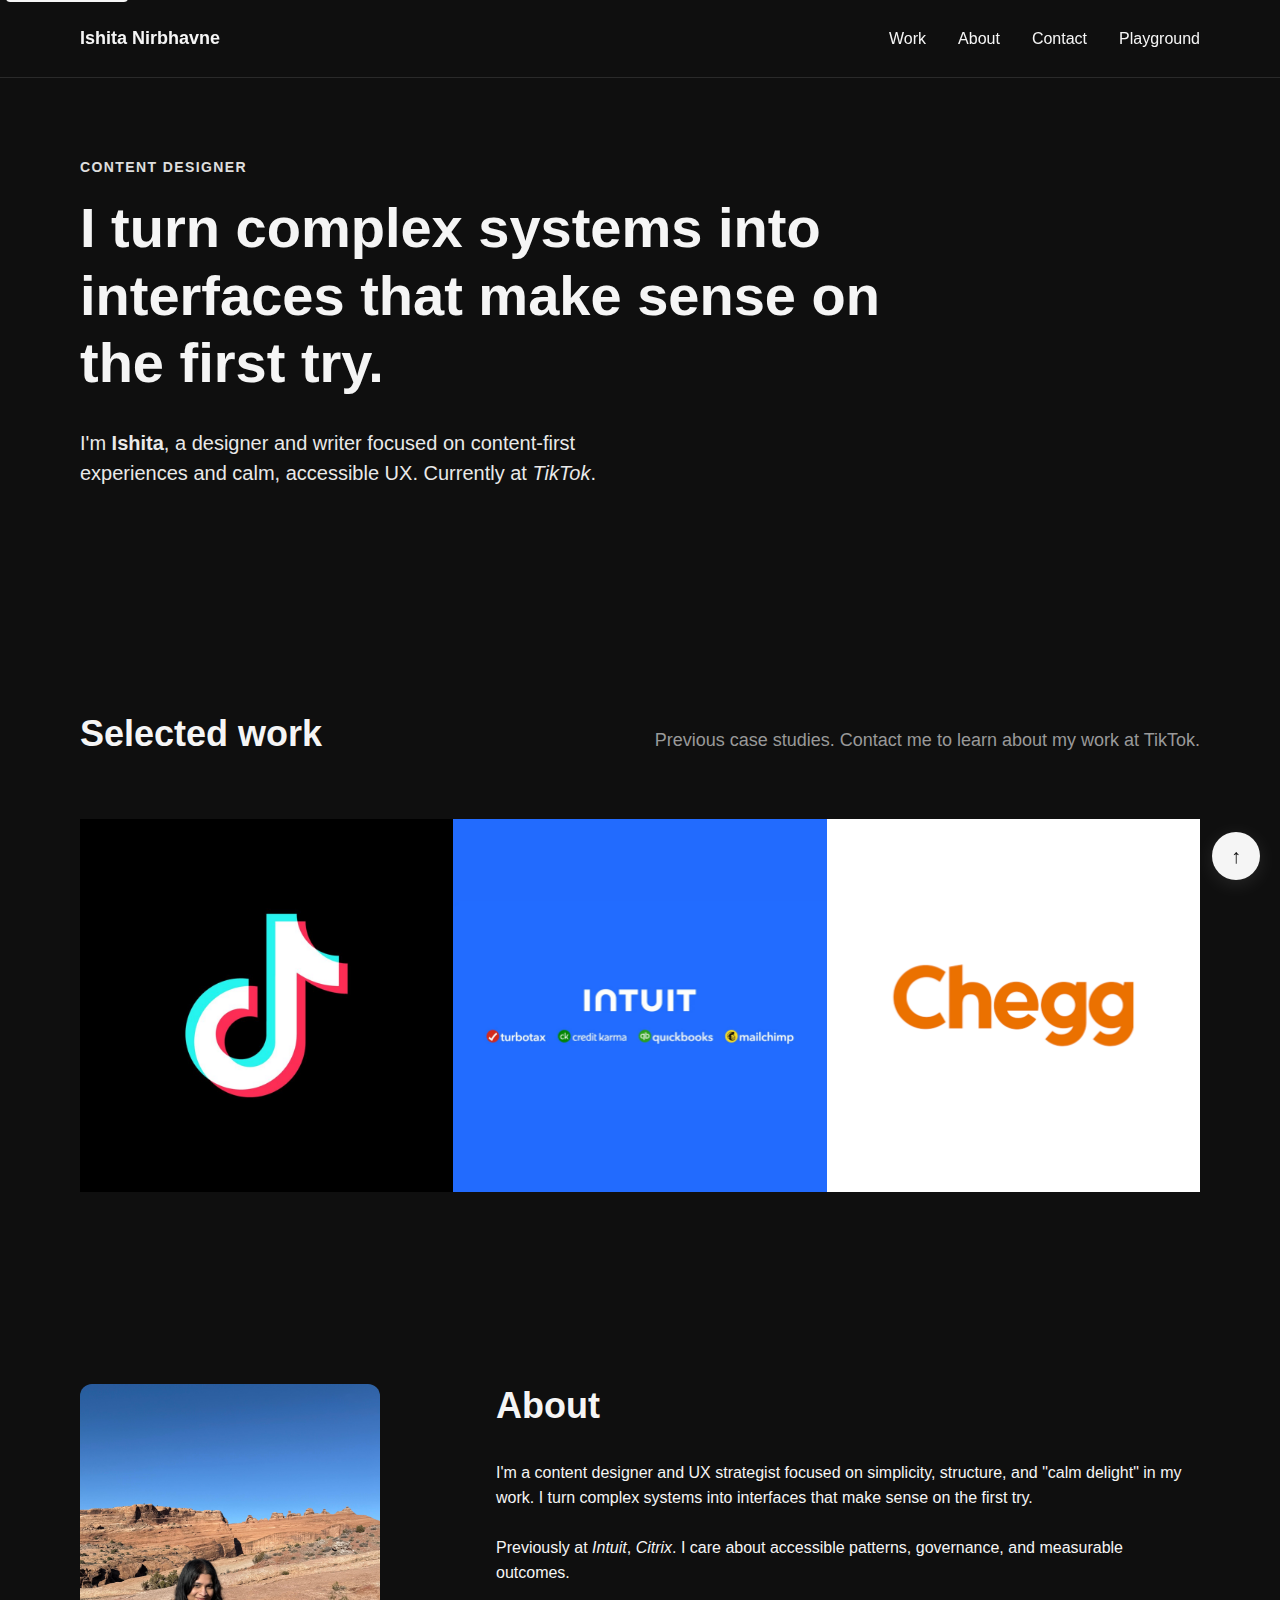
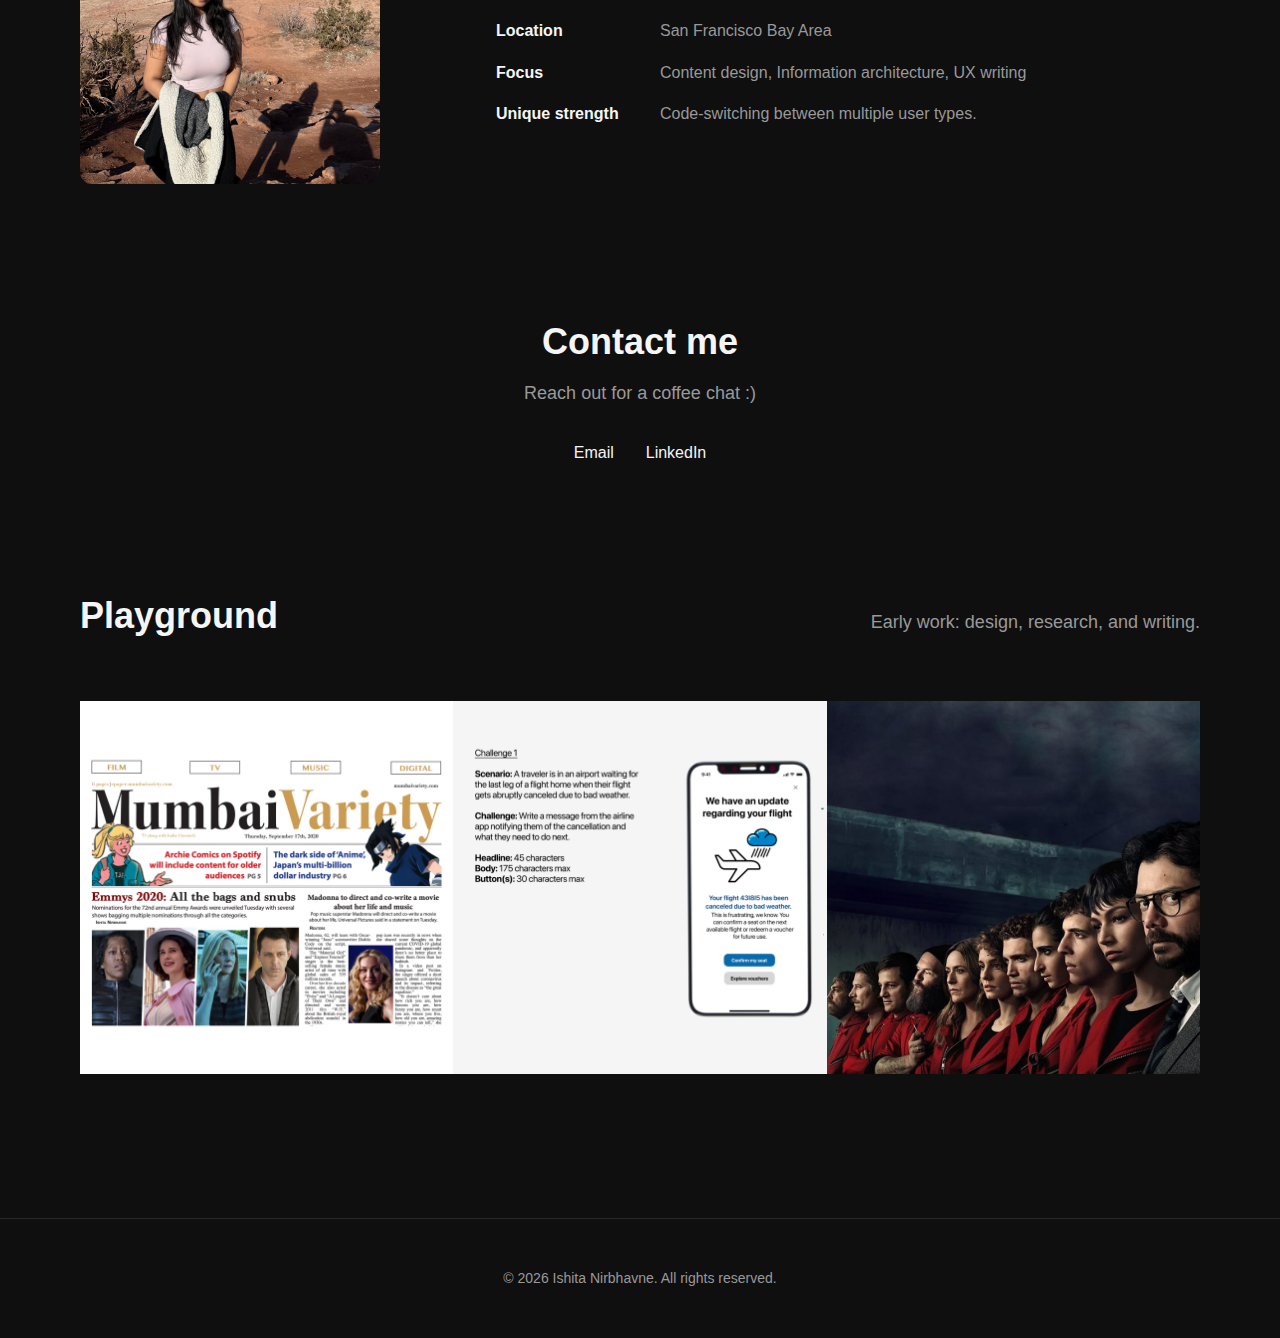
<file: index.html>
<!doctype html>
<html lang="en">
<head>
  <meta charset="utf-8" />
  <meta name="viewport" content="width=device-width, initial-scale=1" />
  <title>Ishita Nirbhavne — Content Designer</title>
  <meta name="description" content="Portfolio of Ishita Nirbhavne, a content designer focused on clear, human-centered interfaces." />

  <!-- Fonts -->
  <link rel="preconnect" href="https://api.fontshare.com" crossorigin>
  <link rel="stylesheet" href="https://api.fontshare.com/v2/css?f[]=satoshi@1,2,3,4,5,6,7&display=swap">
  <link rel="preconnect" href="https://rsms.me/" crossorigin>
  <link href="https://rsms.me/inter/inter.css" rel="stylesheet">

  <style>
    /* ===== CSS CUSTOM PROPERTIES ===== */
    :root {
        /* Colors - Dark Mode */
        --bg: #0F0F0F;
        --text: #F5F5F5;
        --text-muted: #999;
        --line: #2A2A2A;
        --shadow: 0 4px 20px rgba(0, 0, 0, 0.3);
        --accent: #FF6B6B;
        --accent-light: #1A1A1A;
        
        /* Typography */
        --font-body: 'Inter', -apple-system, BlinkMacSystemFont, 'Segoe UI', Roboto, sans-serif;
        --font-heading: 'Satoshi', -apple-system, BlinkMacSystemFont, 'Segoe UI', Roboto, sans-serif;
        
        /* Spacing */
        --space-xs: clamp(8px, 1vw, 12px);
        --space-sm: clamp(12px, 1.5vw, 16px);
        --space-md: clamp(16px, 2vw, 24px);
        --space-lg: clamp(24px, 3vw, 32px);
        --space-xl: clamp(32px, 4vw, 48px);
        --space-2xl: clamp(48px, 6vw, 64px);
        --space-3xl: clamp(64px, 8vw, 96px);
        
        /* Layout */
        --container-max: 1200px;
        --container-padding: clamp(16px, 4vw, 40px);
        
        /* Transitions */
        --transition: all 0.2s ease;
    }

    /* ===== RESET & BASE STYLES ===== */
    * {
        margin: 0;
        padding: 0;
        box-sizing: border-box;
    }

    html {
        scroll-behavior: smooth;
        font-size: 16px;
        scroll-padding-top: 80px;
    }

    body {
        font-family: var(--font-body);
        font-size: 16px;
        line-height: 1.6;
        color: var(--text);
        background-color: var(--bg);
        font-feature-settings: "kern" 1, "liga" 1, "calt" 1;
        -webkit-font-smoothing: antialiased;
        -moz-osx-font-smoothing: grayscale;
    }

    /* ===== TYPOGRAPHY ===== */
    h1, h2, h3, h4, h5, h6 {
        font-family: var(--font-heading);
        font-weight: 600;
        line-height: 1.2;
        margin: 0;
    }

    h1 { font-size: clamp(32px, 5vw, 56px); }
    h2 { font-size: clamp(24px, 3.5vw, 36px); }
    h3 { font-size: clamp(18px, 2.5vw, 24px); }

    p {
        margin: 0;
        line-height: 1.6;
    }

    a {
        color: inherit;
        text-decoration: underline;
        text-decoration-thickness: 1px;
        text-underline-offset: 2px;
        transition: var(--transition);
    }

    a:hover {
        opacity: 0.7;
    }

    em {
        font-style: italic;
        font-weight: 500;
    }

    strong {
        font-weight: 600;
    }

    /* ===== LAYOUT UTILITIES ===== */
    .container {
        max-width: var(--container-max);
        margin: 0 auto;
        padding: 0 var(--container-padding);
    }

    .section {
        padding: var(--space-3xl) 0;
    }

    .section-header {
        margin-bottom: var(--space-2xl);
        display: flex;
        justify-content: space-between;
        align-items: baseline;
        text-align: left;
    }

    .section-header h2 {
        margin: 0;
    }

    .section-kicker {
        margin-top: 0;
        max-width: none;
        margin-left: 0;
        margin-right: 0;
        text-align: right;
        flex-shrink: 0;
        color: var(--text-muted);
        font-size: 18px;
    }

    /* ===== ACCESSIBILITY ===== */
    .skip-link {
        position: absolute;
        top: -40px;
        left: 6px;
        background: var(--text);
        color: var(--bg);
        padding: 8px;
        text-decoration: none;
        border-radius: 0 0 4px 4px;
        z-index: 1000;
    }

    .skip-link:focus {
        top: 0;
    }

    /* ===== HEADER ===== */
    .site-header {
        position: fixed;
        top: 0;
        left: 0;
        right: 0;
        background: rgba(15, 15, 15, 0.8);
        backdrop-filter: blur(12px);
        -webkit-backdrop-filter: blur(12px);
        border-bottom: 1px solid var(--line);
        z-index: 100;
    }

    .header-inner {
        display: flex;
        align-items: center;
        justify-content: space-between;
        padding: var(--space-md) var(--container-padding);
        min-height: 60px;
    }

    .logo {
        font-family: var(--font-heading);
        font-weight: 600;
        font-size: 18px;
        text-decoration: none;
    }

    .nav ul {
        display: flex;
        list-style: none;
        gap: var(--space-lg);
        margin: 0;
        padding: 0;
    }

    .nav a {
        text-decoration: none;
        font-weight: 500;
        padding: var(--space-xs) 0;
        position: relative;
    }

    .nav a:hover {
        opacity: 1;
    }

    .nav a::after {
        content: '';
        position: absolute;
        width: 0;
        height: 1px;
        bottom: 0;
        left: 0;
        background-color: var(--text);
        transition: width 0.2s ease;
    }

    .nav a:hover::after {
        width: 100%;
    }

    /* ===== HERO SECTION ===== */
    .hero {
        padding-top: calc(var(--space-3xl) + 60px);
        background: var(--bg);
        color: var(--text);
        text-align: left;
    }

    .eyebrow {
        text-transform: uppercase;
        letter-spacing: 0.1em;
        font-size: 14px;
        font-weight: 600;
        opacity: 0.9;
        margin-bottom: var(--space-sm);
    }

    .headline {
        margin-bottom: var(--space-lg);
        font-weight: 700;
        max-width: 800px;
        color: var(--text);
    }

    .subhead {
        font-size: clamp(16px, 2vw, 20px);
        line-height: 1.5;
        max-width: 600px;
        opacity: 0.95;
    }

    .hero-intro {
        margin-bottom: var(--space-lg);
    }

    /* ===== TILE GRID ===== */
    .tile-grid {
        display: grid;
        grid-template-columns: repeat(3, 1fr);
        gap: 0;
    }

    .tile {
        position: relative;
        aspect-ratio: 1;
        overflow: hidden;
        text-decoration: none;
        color: inherit;
        transition: transform 0.3s ease;
        border: none;
    }

    .tile:hover {
        transform: none;
        text-decoration: none;
    }

    .tile img {
        width: 100%;
        height: 100%;
        object-fit: cover;
        transition: transform 0.3s ease;
    }

    .tile:hover img {
        transform: scale(1.05);
    }

    .tile-hover {
        position: absolute;
        bottom: 0;
        left: 0;
        right: 0;
        background: linear-gradient(transparent, rgba(0,0,0,0.8));
        padding: var(--space-lg);
        color: white;
        transform: translateY(100%);
        transition: transform 0.3s ease;
    }

    .tile:hover .tile-hover {
        transform: translateY(0);
    }

    .tile-hover h3 {
        margin-bottom: var(--space-sm);
        font-size: 18px;
    }

    .tile-hover p {
        font-size: 14px;
        opacity: 0.9;
        line-height: 1.4;
    }

    /* ===== ABOUT SECTION ===== */
    .about-inner {
        display: grid;
        grid-template-columns: 1fr 2fr;
        gap: var(--space-2xl);
        align-items: start;
    }

    .about-media img {
        width: 100%;
        height: auto;
        border-radius: 12px;
        max-width: 300px;
    }

    .about-body h2 {
        margin-bottom: var(--space-lg);
    }

    .about-body p {
        margin-bottom: var(--space-md);
        font-size: 16px;
        line-height: 1.6;
    }

    .facts {
        margin-top: var(--space-lg);
    }

    .facts div {
        display: flex;
        margin-bottom: var(--space-sm);
        align-items: baseline;
    }

    .facts dt {
        font-weight: 600;
        min-width: 140px;
        margin-right: var(--space-md);
    }

    .facts dd {
        color: var(--text-muted);
        flex: 1;
    }

    /* ===== CONTACT SECTION ===== */
    .contact {
        background: var(--bg);
        padding: var(--space-xl) 0;
    }

    .contact-reduced-spacing {
        padding: var(--space-lg) 0;
    }

    .contact-inner {
        text-align: center;
        max-width: 500px;
        margin: 0 auto;
    }

    .contact h2 {
        margin-bottom: var(--space-sm);
    }

    .contact-lede {
        color: var(--text-muted);
        margin-bottom: var(--space-lg);
        font-size: 18px;
    }

    .contact-list {
        list-style: none;
        display: flex;
        justify-content: center;
        gap: var(--space-lg);
        align-items: center;
    }

    .contact-list a {
        display: inline-flex;
        align-items: center;
        gap: var(--space-xs);
        text-decoration: none;
        font-weight: 500;
        transition: var(--transition);
        color: var(--text);
    }

    .contact-list a:hover {
        color: var(--accent);
        opacity: 1;
    }

    /* ===== FOOTER ===== */
    .site-footer {
        border-top: 1px solid var(--line);
        padding: var(--space-xl) 0;
        margin-top: var(--space-xl);
    }

    .footer-inner {
        text-align: center;
    }

    .footer-inner p {
        color: var(--text-muted);
        font-size: 14px;
    }

    /* ===== BACK TO TOP ===== */
    .back-to-top-icon {
        position: fixed;
        bottom: 20px;
        right: 20px;
        background: var(--text);
        color: var(--bg);
        width: 48px;
        height: 48px;
        border: none;
        border-radius: 50%;
        font-size: 20px;
        text-decoration: none;
        box-shadow: 0 4px 20px rgba(255, 255, 255, 0.1);
        z-index: 999;
        transition: all 0.3s ease;
        display: flex;
        align-items: center;
        justify-content: center;
    }

    .back-to-top-icon:hover {
        background: var(--accent);
        transform: translateY(-2px);
        box-shadow: 0 6px 25px rgba(255, 107, 107, 0.3);
    }

    /* ===== RESPONSIVE DESIGN ===== */
    @media (max-width: 980px) {
        :root {
            --container-padding: clamp(16px, 3vw, 32px);
        }
        
        .section-header {
            flex-direction: column;
            align-items: flex-start;
            gap: var(--space-sm);
        }
        
        .section-kicker {
            text-align: left;
        }
        
        .tile-grid {
            grid-template-columns: repeat(2, 1fr);
            gap: 0;
        }

        .about-inner {
            grid-template-columns: 1fr;
            gap: var(--space-lg);
            text-align: center;
        }
    }

    @media (max-width: 640px) {
        .section {
            padding: var(--space-2xl) 0;
        }
        
        .hero {
            padding-top: calc(var(--space-2xl) + 60px);
        }
        
        .nav ul {
            gap: var(--space-md);
        }
        
        .nav a {
            font-size: 14px;
        }
        
        .contact-list {
            flex-direction: column;
            gap: var(--space-md);
        }
        
        .back-to-top-icon {
            bottom: 16px;
            right: 16px;
            width: 44px;
            height: 44px;
            font-size: 18px;
        }
        
        .tile-grid {
            grid-template-columns: 1fr;
            gap: 0;
        }

        .facts div {
            flex-direction: column;
            align-items: flex-start;
        }

        .facts dt {
            margin-bottom: var(--space-xs);
        }
    }

    /* ===== FOCUS STYLES ===== */
    :focus {
        outline: 2px solid var(--accent);
        outline-offset: 2px;
    }

    :focus:not(:focus-visible) {
        outline: none;
    }

    /* ===== REDUCED MOTION ===== */
    @media (prefers-reduced-motion: reduce) {
        * {
            transition: none !important;
            animation: none !important;
        }
        
        html {
            scroll-behavior: auto;
        }
        
        .tile img {
            transform: none !important;
        }
    }
  </style>
</head>
<body id="top">
  <a class="skip-link" href="#main">Skip to content</a>

  <header class="site-header">
    <div class="container header-inner">
      <a class="logo" href="#top" aria-label="Home">Ishita Nirbhavne</a>
      <nav class="nav" aria-label="Primary">
        <ul>
          <li><a href="#work">Work</a></li>
          <li><a href="#about">About</a></li>
          <li><a href="#contact">Contact</a></li>
          <li><a href="#playground">Playground</a></li>
        </ul>
      </nav>
    </div>
  </header>

  <main id="main">
    <section class="section hero">
      <div class="container">
        <p class="eyebrow">Content Designer</p>
        <h1 class="headline">I turn complex systems into interfaces that make sense on the first try.</h1>
        <p class="subhead hero-intro">
          I'm <strong>Ishita</strong>, a designer and writer focused on content-first experiences and
          calm, accessible UX. Currently at <em>TikTok</em>.
        </p>
      </div>
    </section>

    <section id="work" class="section work">
      <div class="container">
        <div class="section-header">
          <h2>Selected work</h2>
          <p class="section-kicker">Previous case studies. Contact me to learn about my work at TikTok.</p>
        </div>

        <div class="tile-grid">
          <a class="tile" href="project.html?case=payments">
            <img src="tik-tok-1000x1000.jpg" alt="TikTok" style="width:100%; height:100%; object-fit:cover;">
            <div class="tile-hover">
              <h3>Introduction + overview</h3>
              <p>2024 - present</p>
            </div>
          </a>
          <a class="tile" href="project.html?case=creator-tools">
            <img src="Untitled design (2).png" alt="Creator Tools" style="width:100%; height:100%; object-fit:cover;">
            <div class="tile-hover">
              <h3>eSignature</h3>
              <p>2024</p>
            </div>
          </a>
          <a class="tile" href="project.html?case=onboarding">
            <img src="Untitled design (1).png" alt="Onboarding" style="width:100%; height:100%; object-fit:cover;">
            <div class="tile-hover">
              <h3>Chegg</h3>
              <p>2022</p>
            </div>
          </a>
        </div>
      </div>
    </section>

    <section id="about" class="section about">
      <div class="container about-inner">
        <div class="about-media">
          <img src="About pic.jpg" alt="Ishita!" />
        </div>
        <div class="about-body">
          <h2>About</h2>
          <p>
            I'm a content designer and UX strategist focused on simplicity, structure, and "calm delight" in my work.
            I turn complex systems into interfaces that make sense on the first try.
          </p>
          <p>
            Previously at <em>Intuit</em>, <em>Citrix</em>. I care about accessible patterns, governance,
            and measurable outcomes.
          </p>
          <dl class="facts">
            <div><dt>Location</dt><dd>San Francisco Bay Area</dd></div>
            <div><dt>Focus</dt><dd>Content design, Information architecture, UX writing</dd></div>
            <div><dt>Unique strength</dt><dd>Code-switching between multiple user types.</dd></div>
          </dl>
        </div>
      </div>
    </section>

    <section id="contact" class="section contact contact-reduced-spacing">
      <div class="container contact-inner">
        <h2>Contact me</h2>
        <p class="contact-lede">Reach out for a coffee chat :)</p>
        <ul class="contact-list">
          <li><a href="mailto:ishita.nir12@gmail.com">Email</a></li>
          <li><a href="https://www.linkedin.com/in/ish-nir/" target="_blank" rel="noopener">LinkedIn</a></li>
        </ul>
      </div>
    </section>

    <section id="playground" class="section">
        <div class="container">
          <div class="section-header">
            <h2>Playground</h2>
            <p class="section-kicker">Early work: design, research, and writing.</p>
          </div>
          <div class="tile-grid">
            <a class="tile" href="#">
              <img src="Untitled design (4).png" alt="Playground Tile One" style="width:100%; height:100%; object-fit:cover;">
              <div class="tile-hover">
                <h3>Print design</h3>
              </div>
            </a>
            <a class="tile" href="#">
              <img src="Untitled design (3).png" alt="Playground Tile Two" style="width:100%; height:100%; object-fit:cover;">
              <div class="tile-hover">
                <h3>UX prompts</h3>
              </div>
            </a>
            <a class="tile" href="#">
              <img src="Money-Heist.webp" alt="Playground Tile Three" style="width:100%; height:100%; object-fit:cover;">
              <div class="tile-hover">
                <h3>Editorial work @ Vogue India</h3>
              </div>
            </a>
          </div>
        </div>
      </section>  
  </main>

  <footer class="site-footer">
    <div class="container footer-inner">
      <p>© <span id="year">2025</span> Ishita Nirbhavne. All rights reserved.</p>
    </div>
  </footer>

  <a href="#top" class="back-to-top-icon" aria-label="Back to top">↑</a>

  <script>
    document.getElementById('year').textContent = new Date().getFullYear();
  </script>
</body>
</html>
</file>
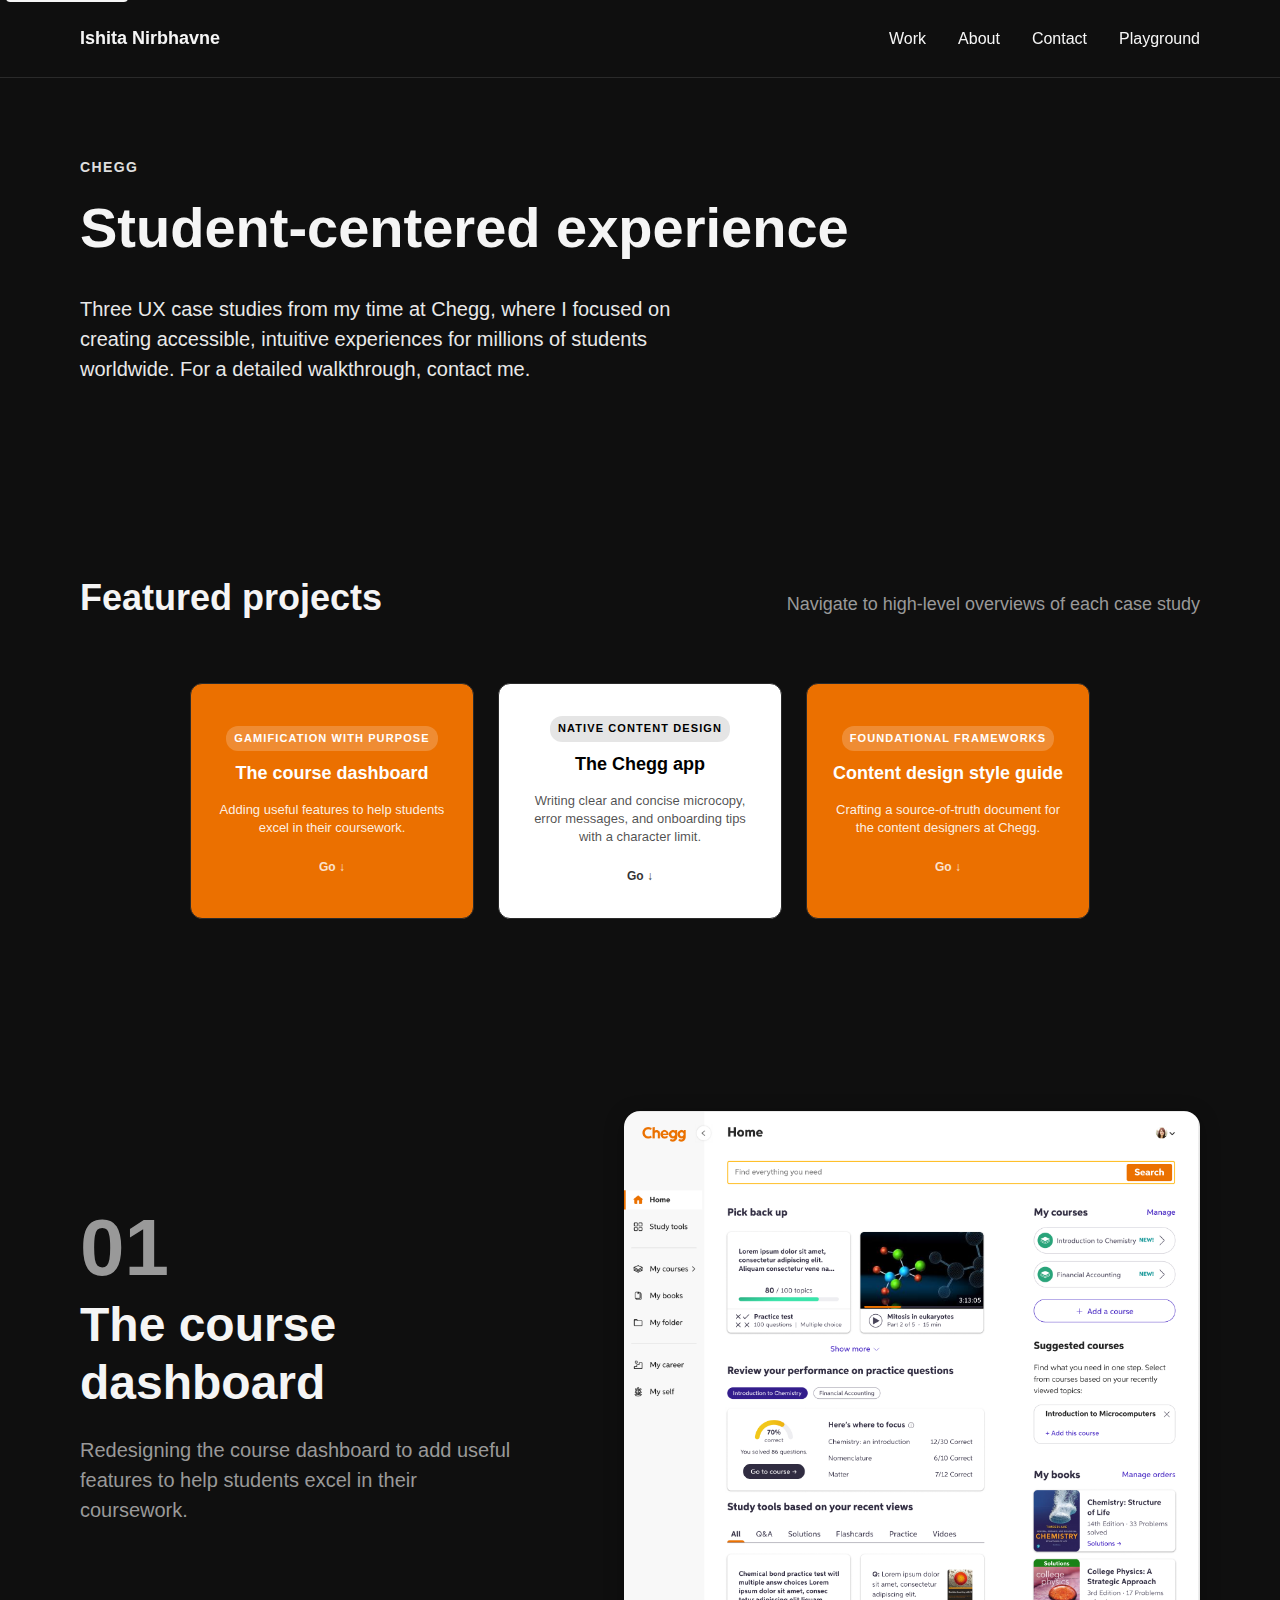
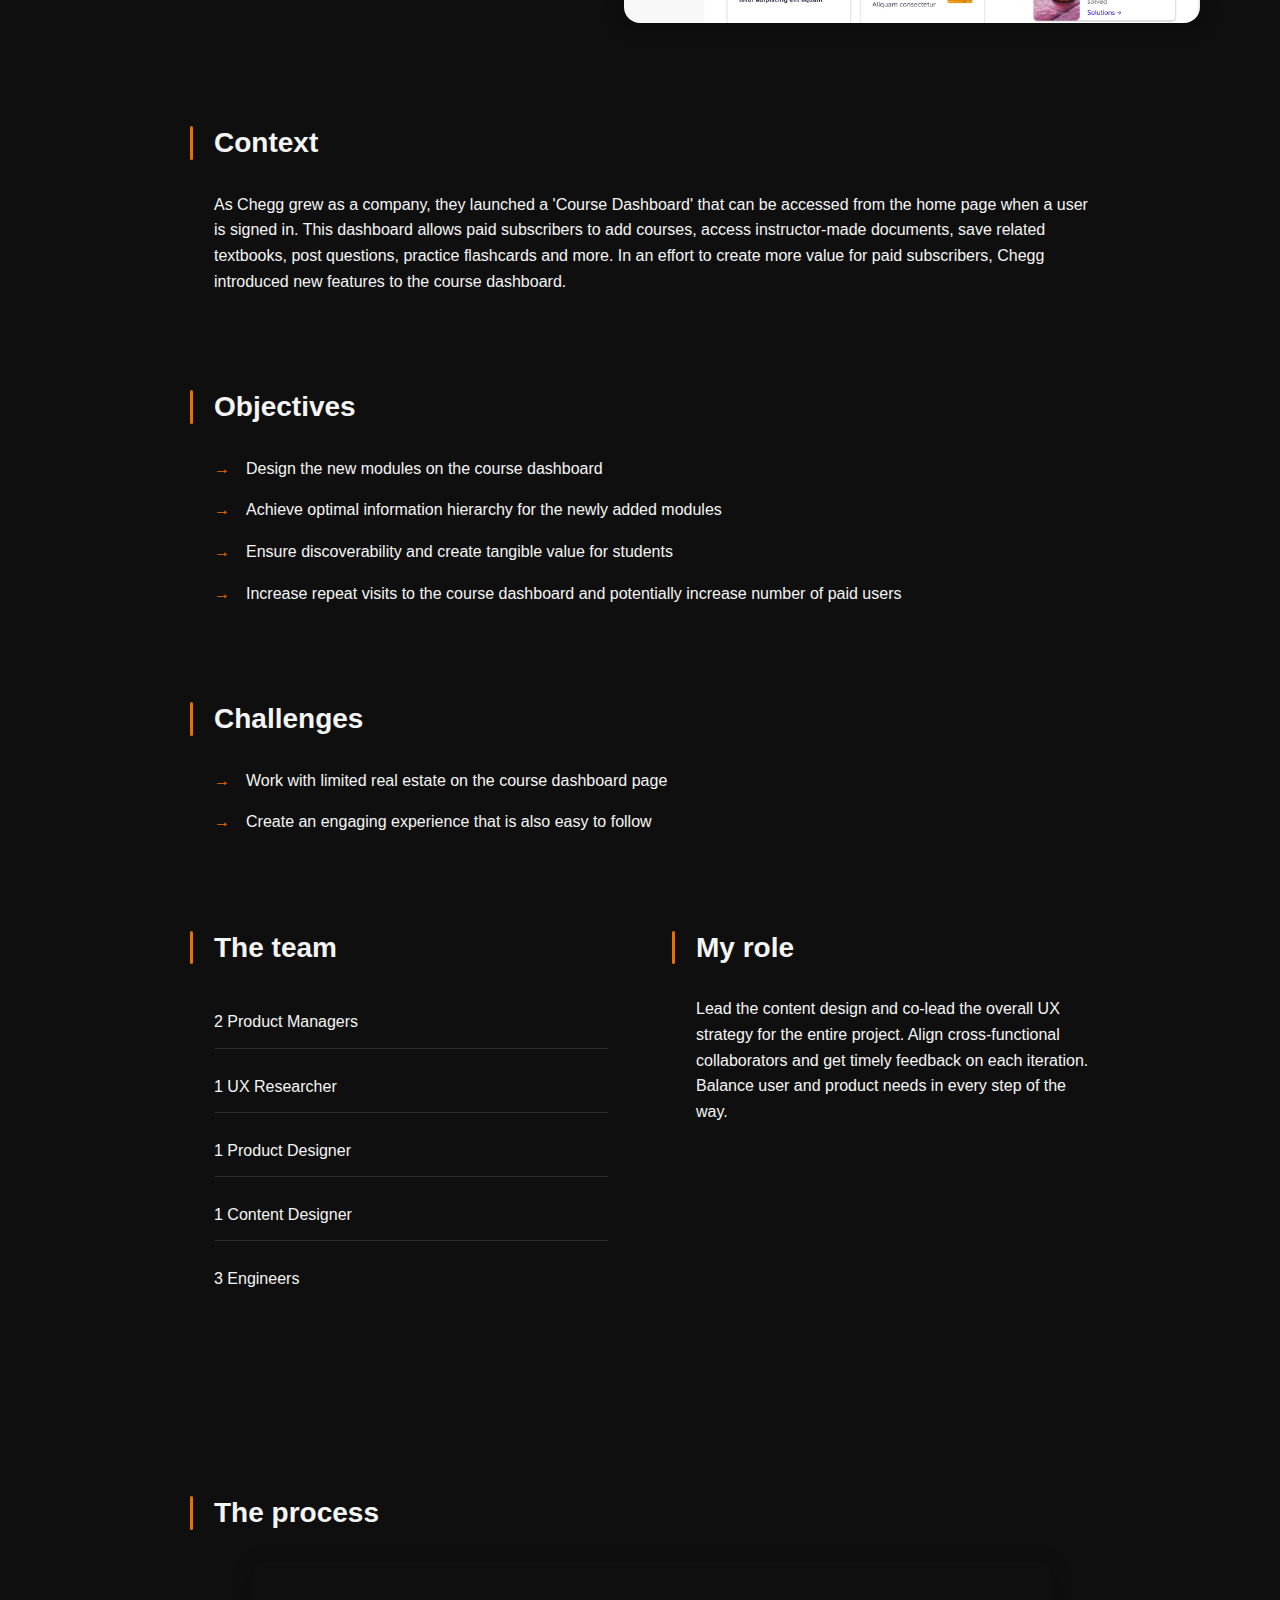
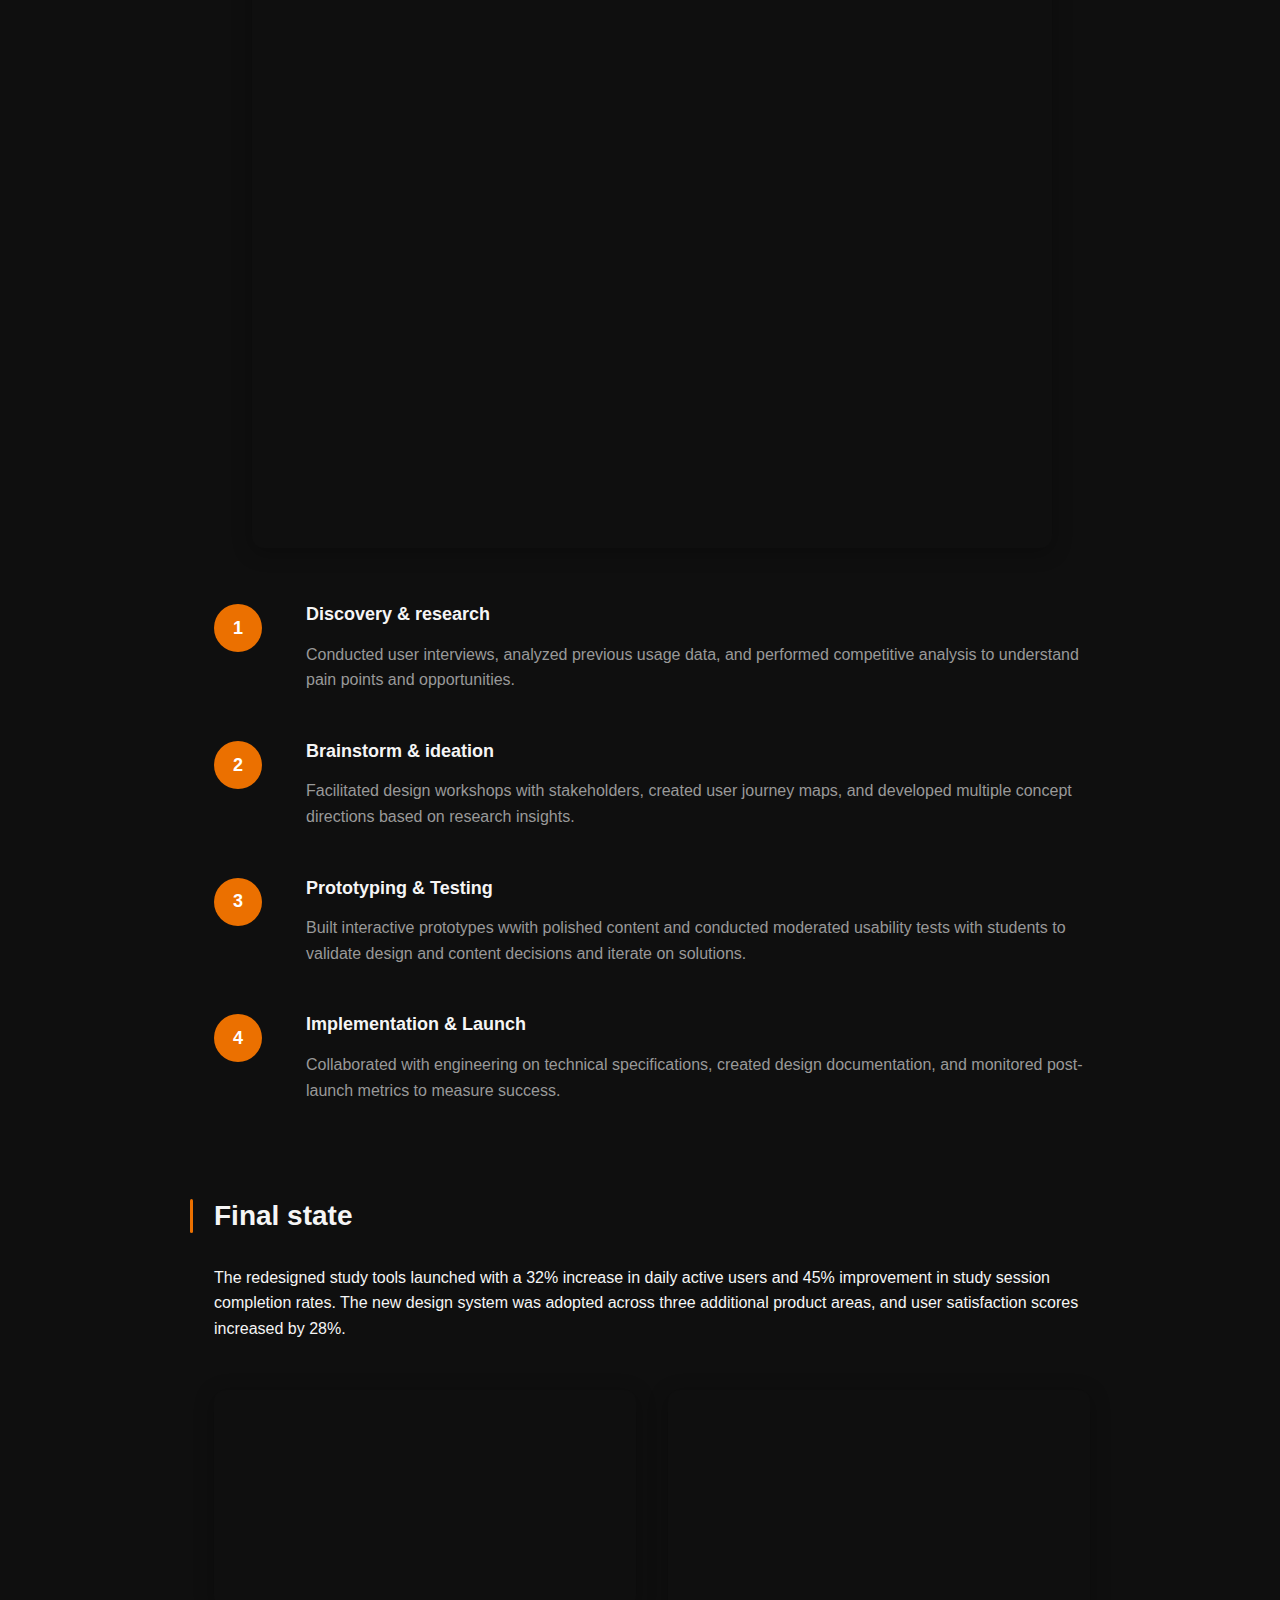
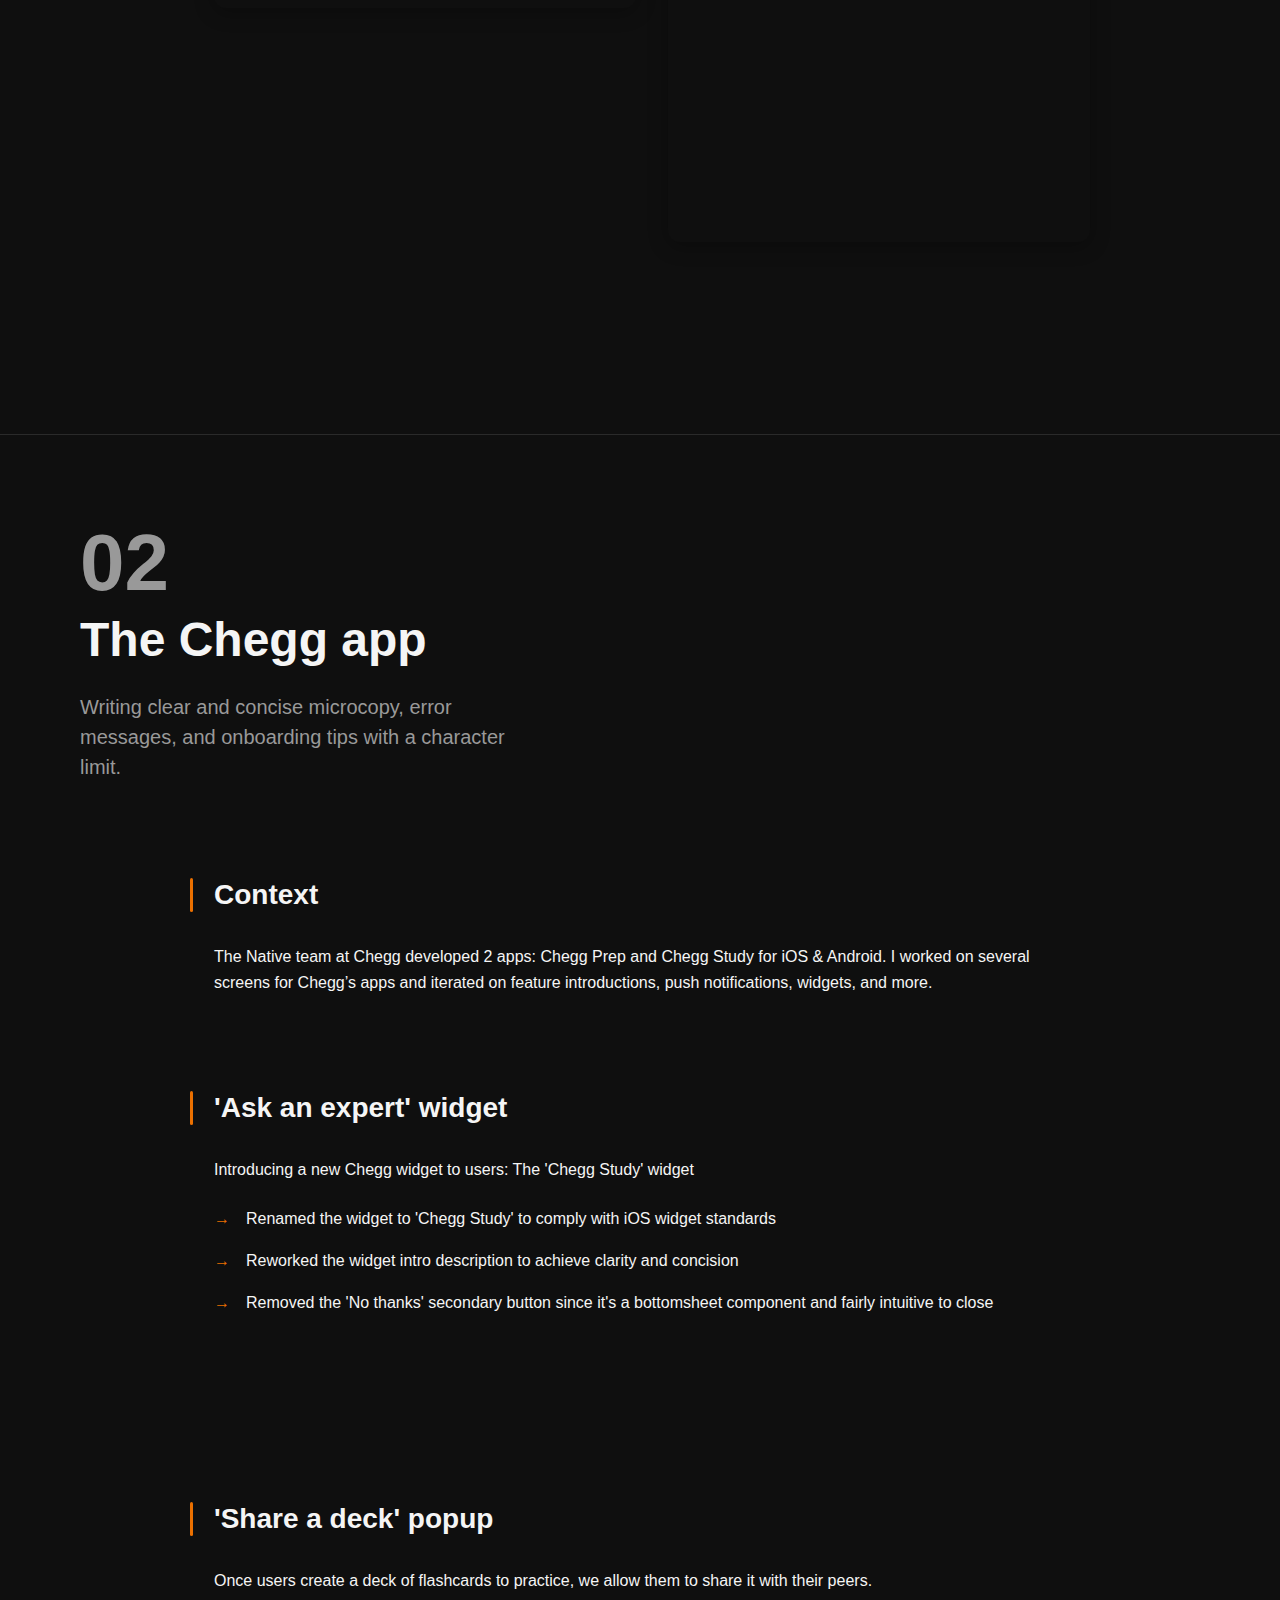
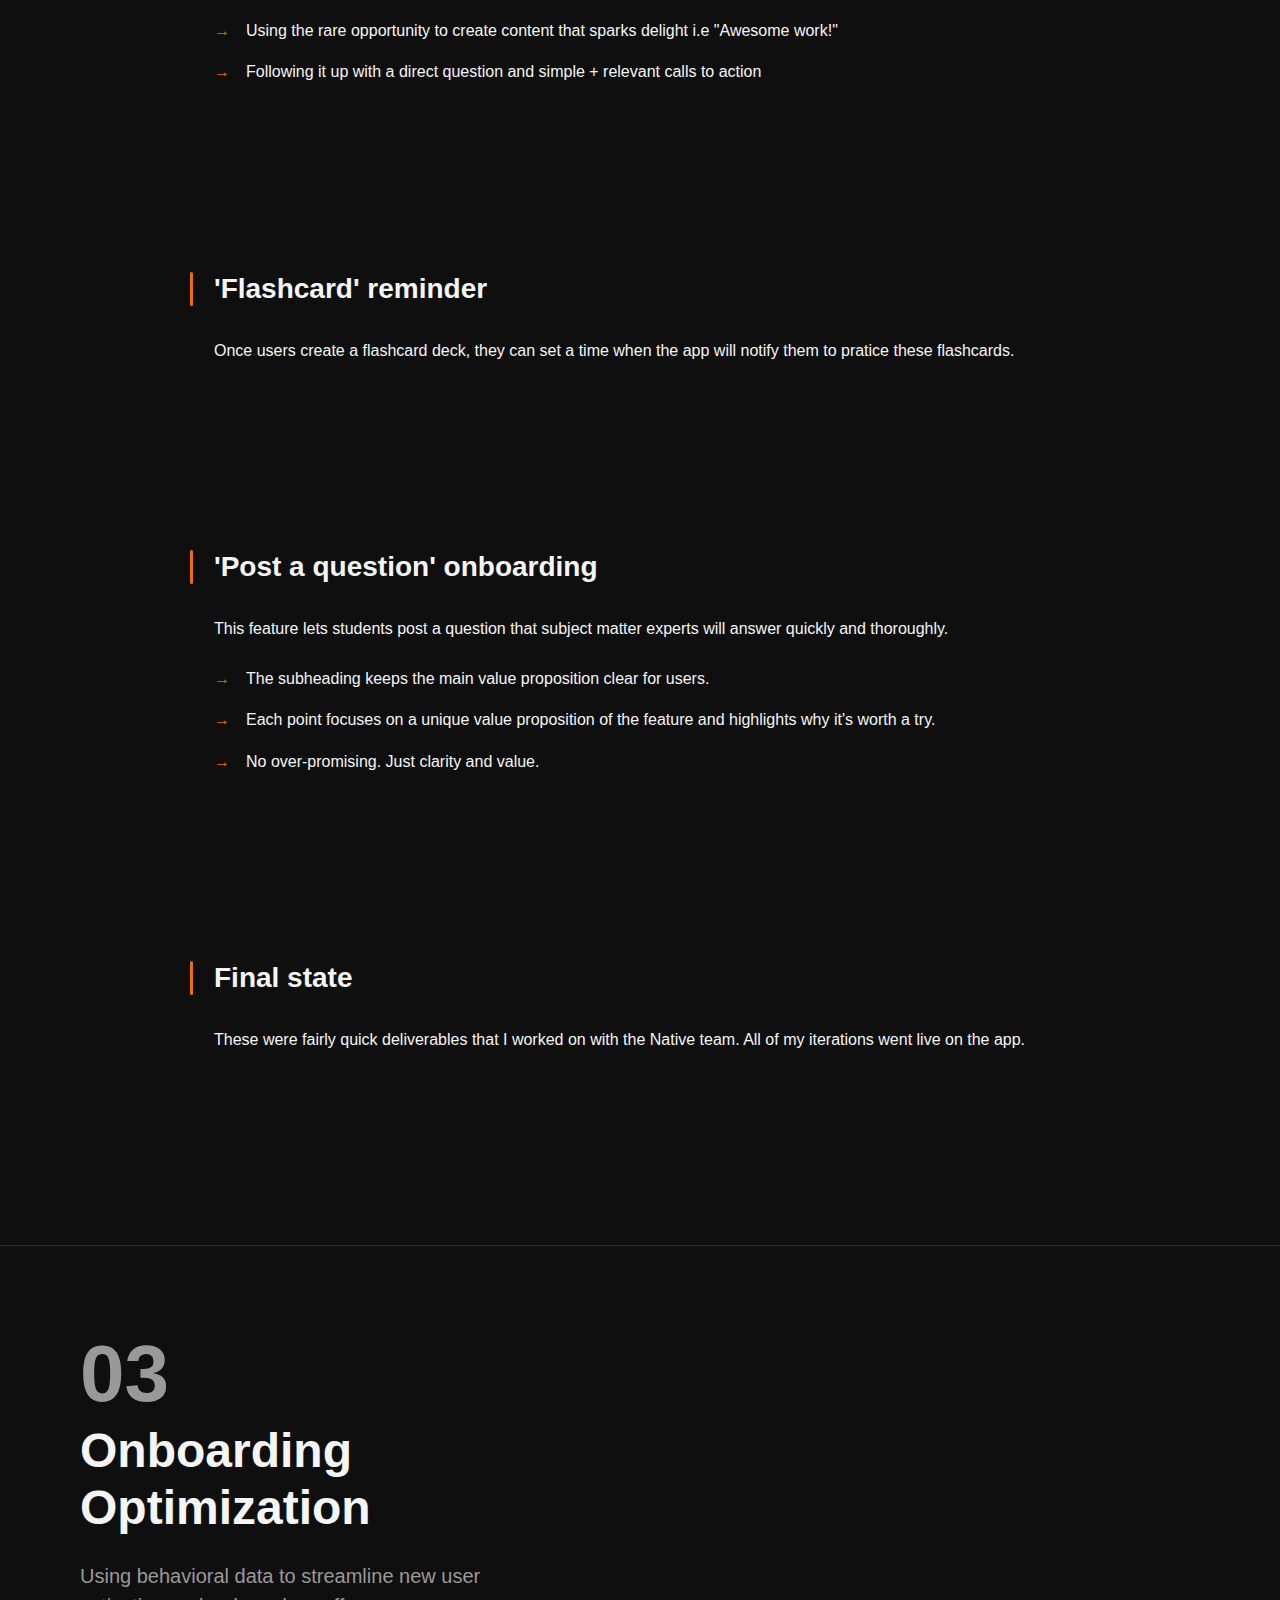
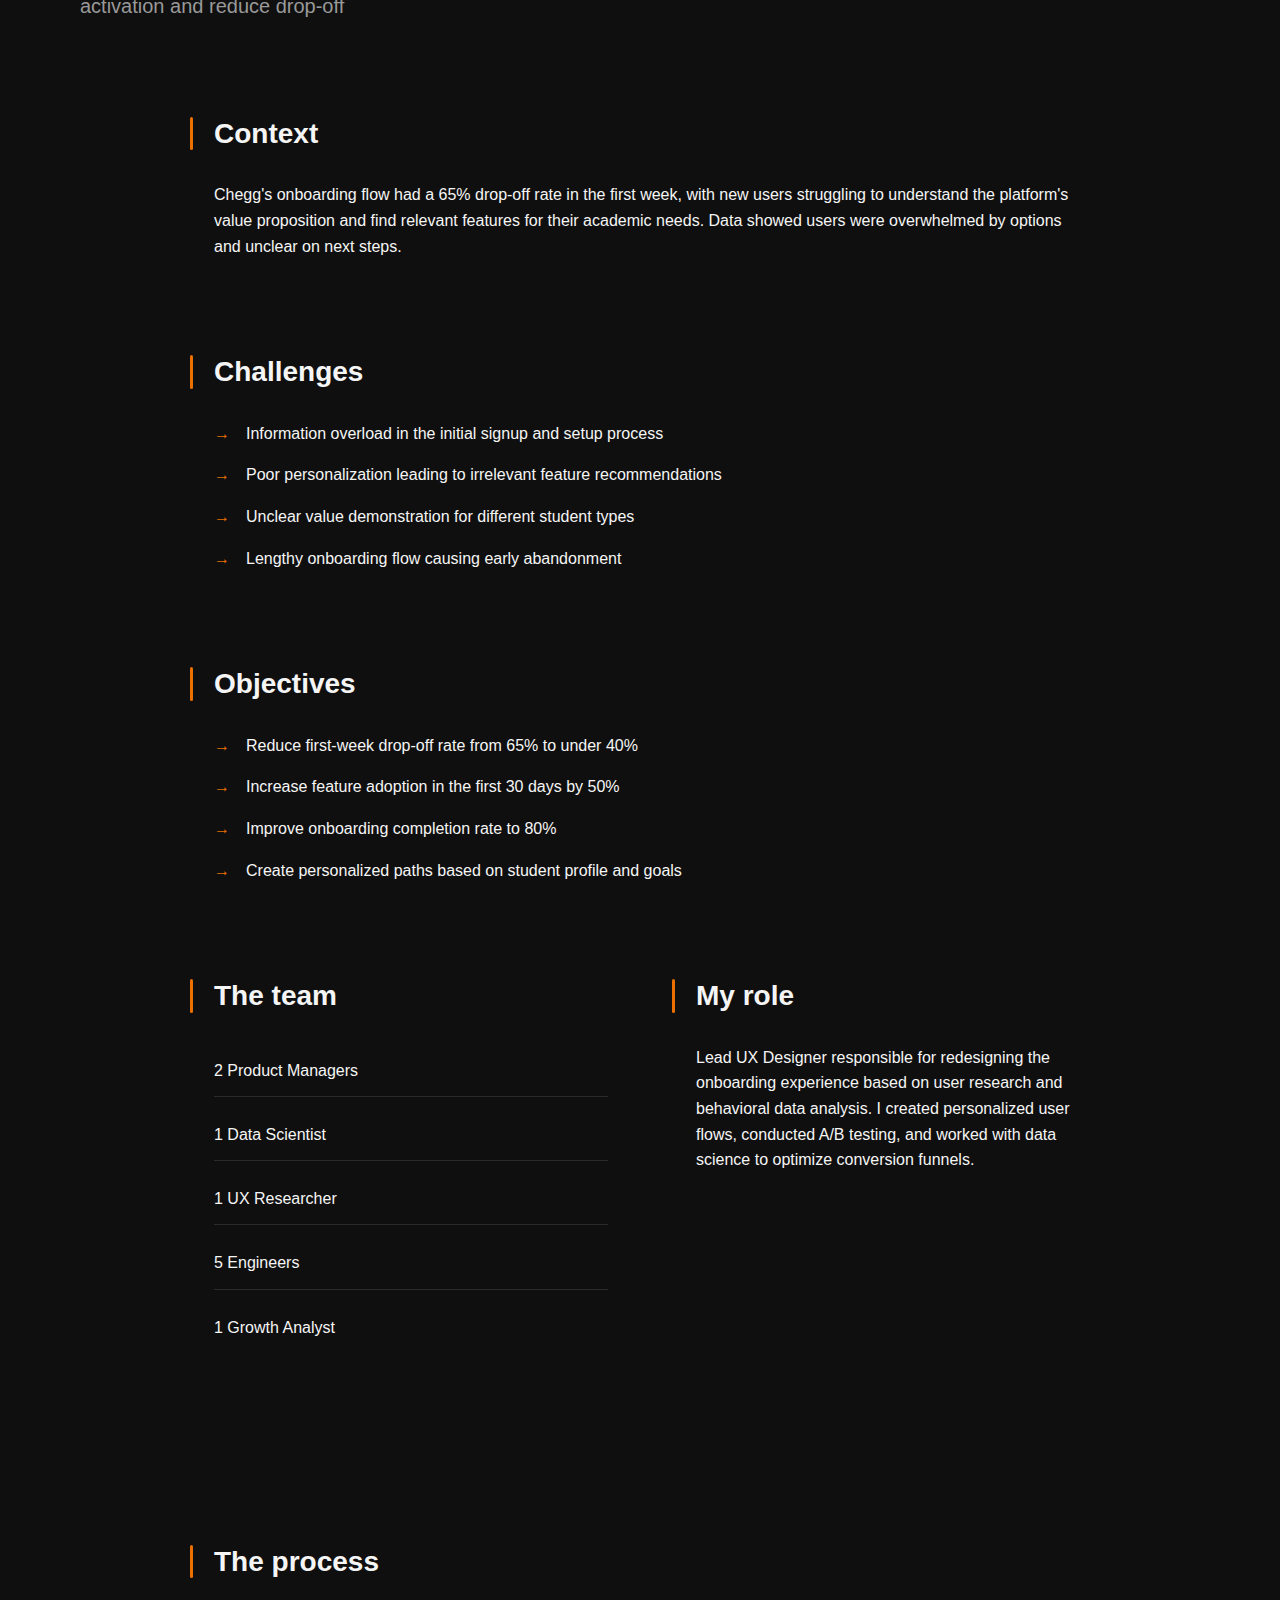
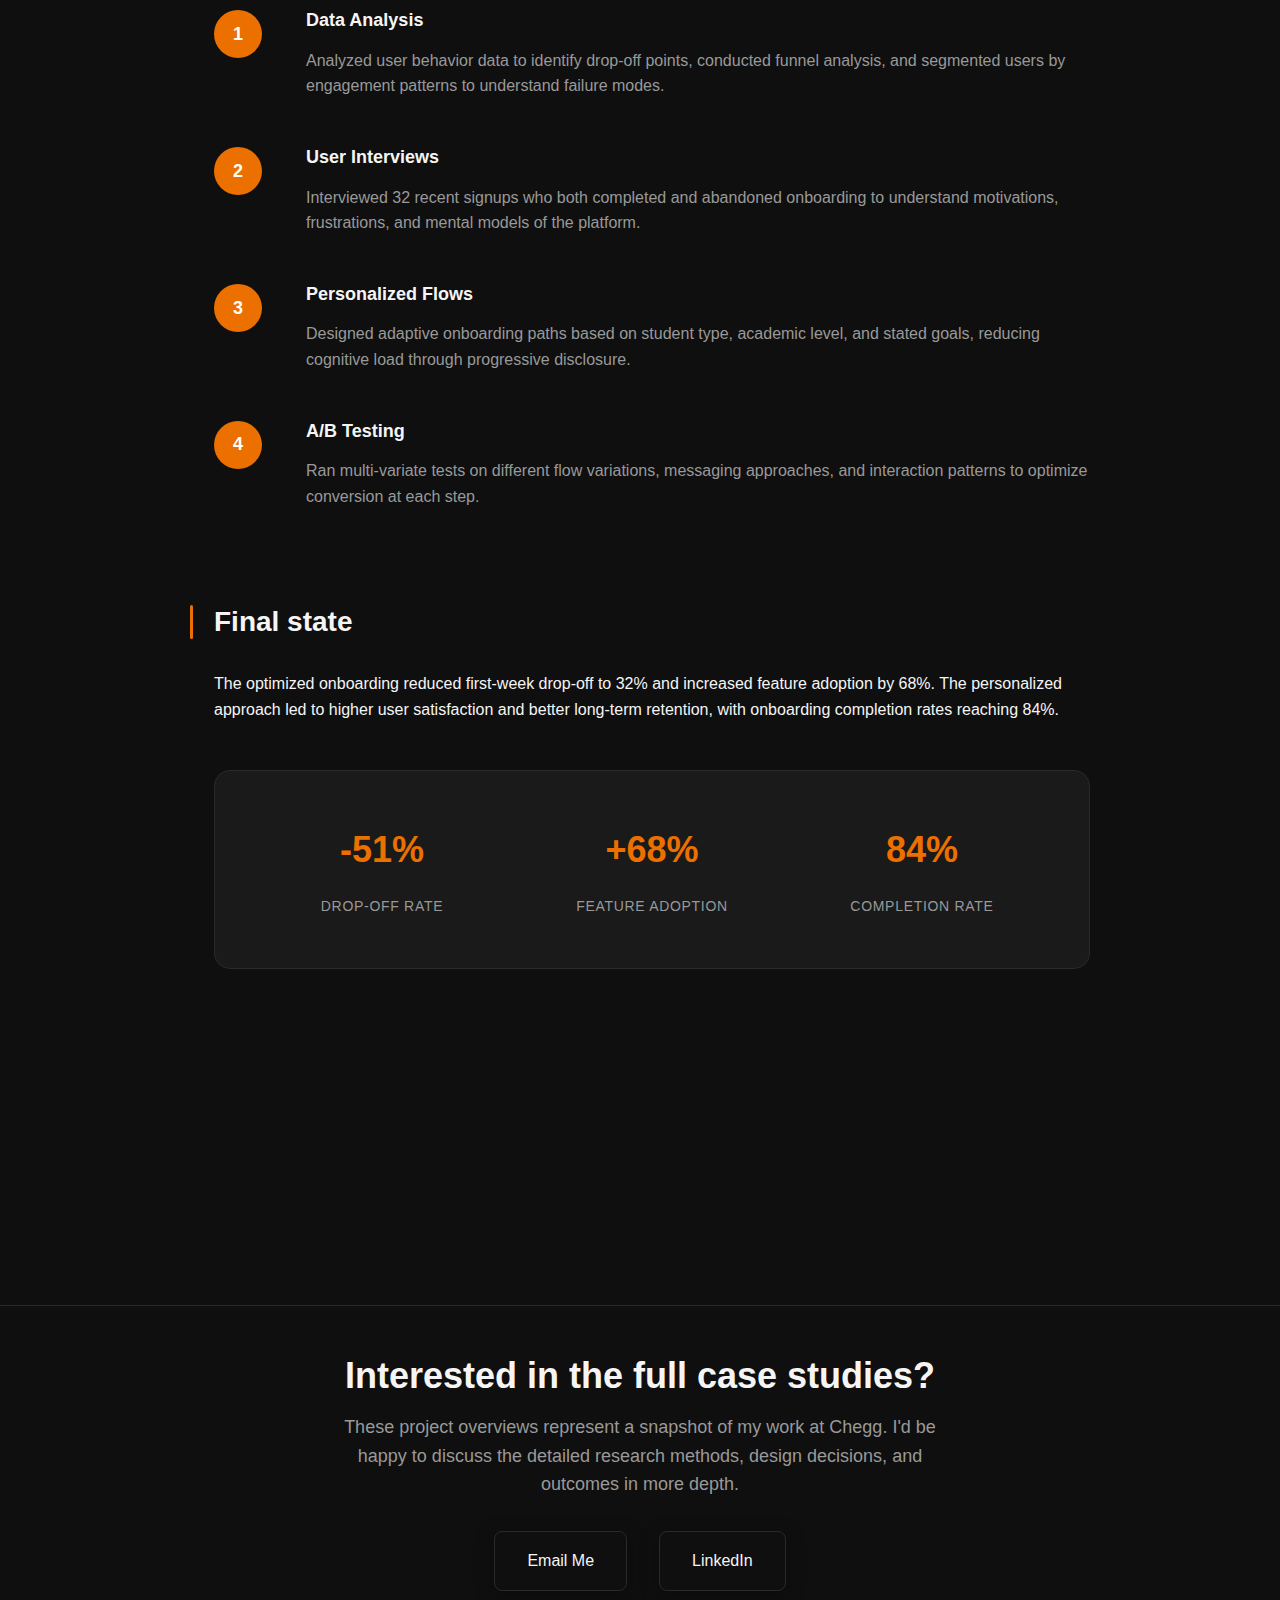
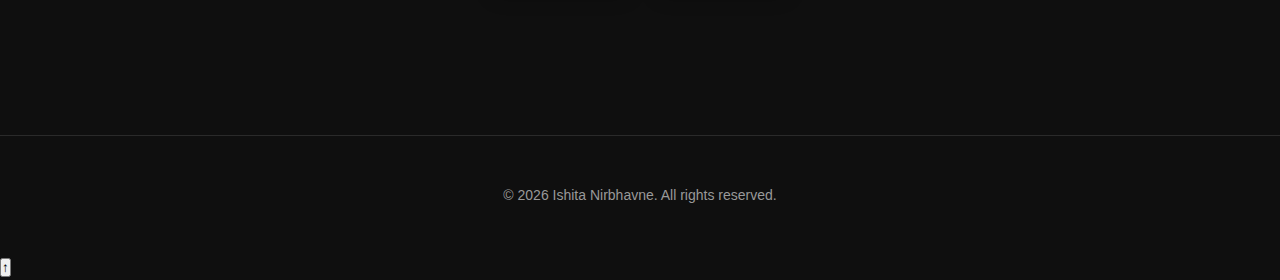
<file: chegg.html>
<!doctype html>
<html lang="en">
<head>
  <meta charset="utf-8" />
  <meta name="viewport" content="width=device-width, initial-scale=1" />
  <title>Chegg — UX Case Studies · Ishita Nirbhavne</title>
  <meta name="description" content="UX case studies from Ishita Nirbhavne's work at Chegg, showcasing user experience design and research projects." />

  <!-- Fonts -->
  <link rel="preconnect" href="https://api.fontshare.com" crossorigin>
  <link rel="stylesheet" href="https://api.fontshare.com/v2/css?f[]=satoshi@1,2,3,4,5,6,7&display=swap">
  <link rel="preconnect" href="https://rsms.me/" crossorigin>
  <link href="https://rsms.me/inter/inter.css" rel="stylesheet">

  <link rel="stylesheet" href="styles/styles.css" />
  <link rel="stylesheet" href="styles/chegg.css" />
</head>
<body id="top">
  <a class="skip-link" href="#main">Skip to content</a>

  <header class="site-header">
    <div class="container header-inner">
      <a class="logo" href="/">Ishita Nirbhavne</a>
      <nav class="nav" aria-label="Primary">
        <ul>
          <li><a href="/#work">Work</a></li>
          <li><a href="/#about">About</a></li>
          <li><a href="/#contact">Contact</a></li>
          <li><a href="/#playground">Playground</a></li>
        </ul>
      </nav>
    </div>
  </header>

  <main id="main">
    <!-- Hero -->
    <section class="section case-hero">
      <div class="container narrow">
        <p class="eyebrow reveal">Chegg</p>
        <h1 class="headline reveal reveal-up">
          Student-centered experience
        </h1>
        <p class="subhead reveal">
          Three UX case studies from my time at Chegg, where I focused on creating accessible, 
          intuitive experiences for millions of students worldwide. For a detailed walkthrough, contact me.
        </p>
      </div>
    </section>

    <!-- Project Navigation -->
    <section class="section">
      <div class="container">
        <div class="section-header">
          <h2 class="reveal">Featured projects</h2>
          <p class="section-kicker reveal">Navigate to high-level overviews of each case study</p>
        </div>

        <nav class="nav-tiles" aria-label="Chegg Case Studies">
          <a class="nav-tile nav-tile--primary reveal reveal-up" href="#project-1">
            <div class="nav-tile__body">
              <span class="nav-tile__eyebrow">Gamification with purpose</span>
              <h3 class="nav-tile__title">The course dashboard</h3>
              <p class="nav-tile__desc">Adding useful features to help students excel in their coursework.</p>
              <span class="nav-tile__cta">Go ↓</span>
            </div>
          </a>

          <a class="nav-tile nav-tile--secondary reveal reveal-up" href="#project-2">
            <div class="nav-tile__body">
              <span class="nav-tile__eyebrow">Native content design</span>
              <h3 class="nav-tile__title">The Chegg app</h3>
              <p class="nav-tile__desc">Writing clear and concise microcopy, error messages, and onboarding tips with a character limit.</p>
              <span class="nav-tile__cta">Go ↓</span>
            </div>
          </a>

          <a class="nav-tile nav-tile--tertiary reveal reveal-up" href="#project-3">
            <div class="nav-tile__body">
              <span class="nav-tile__eyebrow">Foundational frameworks</span>
              <h3 class="nav-tile__title">Content design style guide</h3>
              <p class="nav-tile__desc">Crafting a source-of-truth document for the content designers at Chegg.</p>
              <span class="nav-tile__cta">Go ↓</span>
            </div>
          </a>
        </nav>
      </div>
    </section>

    <!-- Case Study Template: Project 1 -->
    <article class="case-study" id="project-1">
      <div class="container">
        <!-- Project Header -->
        <header class="case-study__header">
          <div class="case-study__meta">
            <span class="case-study__number">01</span>
            <h2 class="case-study__title reveal">The course dashboard</h2>
            <p class="case-study__subtitle reveal">Redesigning the course dashboard to add useful features to help students excel in their coursework.</p>
          </div>
          <div class="case-study__hero-image reveal">
            <img src="f6f4894b-98a2-4742-b845-1af2d8f4f9a3_rw_1200.png" alt="Study Tools Redesign mockups" loading="lazy" decoding="async">
          </div>
        </header>

        <!-- Case Study Content -->
        <div class="case-study__content">
          <!-- Context -->
          <section class="case-study__section reveal">
            <h3 class="case-study__section-title">Context</h3>
            <div class="case-study__section-content">
              <p>As Chegg grew as a company, they launched a 'Course Dashboard' that can be accessed from the home page when a user is signed in. This dashboard allows paid subscribers to add courses, access instructor-made documents, save related textbooks, post questions, practice flashcards and more. In an effort to create more value for paid subscribers, Chegg introduced new features to the course dashboard.</p>
            </div>
          </section>

          <!-- Objectives -->
          <section class="case-study__section reveal">
            <h3 class="case-study__section-title">Objectives</h3>
            <div class="case-study__section-content">
              <ul class="case-study__list">
                <li>Design the new modules on the course dashboard</li>
                <li>Achieve optimal information hierarchy for the newly added modules</li>
                <li>Ensure discoverability and create tangible value for students</li>
                <li>Increase repeat visits to the course dashboard and potentially increase number of paid users</li>
              </ul>
            </div>
          </section>

          <!-- Challenges -->
          <section class="case-study__section reveal">
            <h3 class="case-study__section-title">Challenges</h3>
            <div class="case-study__section-content">
              <ul class="case-study__list">
                <li>Work with limited real estate on the course dashboard page</li>
                <li>Create an engaging experience that is also easy to follow</li>
              </ul>
            </div>
          </section>

          <!-- Team & Role -->
          <div class="case-study__two-column reveal">
            <section class="case-study__section">
              <h3 class="case-study__section-title">The team</h3>
              <div class="case-study__section-content">
                <ul class="case-study__team-list">
                  <li>2 Product Managers</li>
                  <li>1 UX Researcher</li>
                  <li>1 Product Designer</li>
                  <li>1 Content Designer</li>
                  <li>3 Engineers</li>
                </ul>
              </div>
            </section>

            <section class="case-study__section">
              <h3 class="case-study__section-title">My role</h3>
              <div class="case-study__section-content">
                <p>Lead the content design and co-lead the overall UX strategy for the entire project. Align cross-functional collaborators and get timely feedback on each iteration. Balance user and product needs in every step of the way.</p>
              </div>
            </section>
          </div>

          <!-- Process -->
          <section class="case-study__section reveal">
            <h3 class="case-study__section-title">The process</h3>
            <div class="case-study__section-content">
              <div class="case-study__process-image">
                <img src="3f7c4515-92ea-43f7-9a88-e4bbf58d74e6_rw_1920.png" alt="Brainstorming session showing ideation process with sticky notes" loading="lazy" decoding="async">
              </div>
              <div class="case-study__process">
                <div class="process-step">
                  <div class="process-step__number">1</div>
                  <div class="process-step__content">
                    <h4>Discovery & research</h4>
                    <p>Conducted user interviews, analyzed previous usage data, and performed competitive analysis to understand pain points and opportunities.</p>
                  </div>
                </div>
                <div class="process-step">
                  <div class="process-step__number">2</div>
                  <div class="process-step__content">
                    <h4>Brainstorm & ideation</h4>
                    <p>Facilitated design workshops with stakeholders, created user journey maps, and developed multiple concept directions based on research insights.</p>
                  </div>
                </div>
                <div class="process-step">
                  <div class="process-step__number">3</div>
                  <div class="process-step__content">
                    <h4>Prototyping & Testing</h4>
                    <p>Built interactive prototypes wwith polished content and conducted moderated usability tests with students to validate design and content decisions and iterate on solutions.</p>
                  </div>
                </div>
                <div class="process-step">
                  <div class="process-step__number">4</div>
                  <div class="process-step__content">
                    <h4>Implementation & Launch</h4>
                    <p>Collaborated with engineering on technical specifications, created design documentation, and monitored post-launch metrics to measure success.</p>
                  </div>
                </div>
              </div>
            </div>
          </section>

          <!-- Final State -->
          <section class="case-study__section reveal">
            <h3 class="case-study__section-title">Final state</h3>
            <div class="case-study__section-content">
              <p>The redesigned study tools launched with a 32% increase in daily active users and 45% improvement in study session completion rates. The new design system was adopted across three additional product areas, and user satisfaction scores increased by 28%.</p>

              <div class="case-study__final-images">
                <img src="02847fe5-9698-4ebd-81a4-382f86b3f773_rw_1200.png" alt="Final design screens" loading="lazy" decoding="async">
                <img src="57f044bf-92ee-4e49-9210-1d59cd1d469a_rw_1200.png" alt="Final design screens" loading="lazy" decoding="async">
              </div>
            </div>
          </section>
        </div>
      </div>
    </article>

    <!-- Case Study Template: Project 2 -->
    <article class="case-study" id="project-2">
      <div class="container">
        <header class="case-study__header">
          <div class="case-study__meta">
            <span class="case-study__number">02</span>
            <h2 class="case-study__title reveal">The Chegg app</h2>
            <p class="case-study__subtitle reveal">Writing clear and concise microcopy, error messages, and onboarding tips with a character limit.</p>
          </div>
        </header>

        <div class="case-study__content">
          <!-- Context -->
          <section class="case-study__section reveal">
            <h3 class="case-study__section-title">Context</h3>
            <div class="case-study__section-content">
              <p>The Native team at Chegg developed 2 apps: Chegg Prep and Chegg Study for iOS & Android. I worked on several screens for Chegg’s apps and iterated on feature introductions, push notifications, widgets, and more.</p>
            </div>
          </section>

<!-- Widget -->
<section class="case-study__section reveal">
    <h3 class="case-study__section-title">'Ask an expert' widget</h3>
    <div class="case-study__section-content">
      <p>Introducing a new Chegg widget to users: The 'Chegg Study' widget</p>
      <ul class="case-study__list">
        <li>Renamed the widget to 'Chegg Study' to comply with iOS widget standards</li>
        <li>Reworked the widget intro description to achieve clarity and concision</li>
        <li>Removed the 'No thanks' secondary button since it's a bottomsheet component and fairly intuitive to close</li>
      </ul>
      <div class="case-study__content-image">
        <img src="612a1b09-e3cc-4911-9492-55eaa5862199_rw_1920.png" alt="Ask an expert widget comparison showing original vs revised copy" loading="lazy" decoding="async">
      </div>
    </div>
  </section>

 <!-- Share a deck -->
<section class="case-study__section reveal">
    <h3 class="case-study__section-title">'Share a deck' popup</h3>
    <div class="case-study__section-content">
      <p>Once users create a deck of flashcards to practice, we allow them to share it with their peers.</p>
      <ul class="case-study__list">
        <li>Using the rare opportunity to create content that sparks delight i.e "Awesome work!"</li>
        <li>Following it up with a direct question and simple + relevant calls to action</li>
      </ul>
      <div class="case-study__content-image">
        <img src="671fd3c4-39f6-452b-b7c1-e86bfb0641ce_rw_1920.png" alt="Ask an expert widget comparison showing original vs revised copy" loading="lazy" decoding="async">
      </div>
    </div>
  </section>

   <!-- Flashcard reminer -->
 <section class="case-study__section reveal">
    <h3 class="case-study__section-title">'Flashcard' reminder</h3>
    <div class="case-study__section-content">
      <p>Once users create a flashcard deck, they can set a time when the app will notify them to pratice these flashcards.</p>
      <div class="case-study__content-image">
        <img src="b85d020e-693a-4760-aa15-438d2dd0bf0a_rw_1920.png" alt="Ask an expert widget comparison showing original vs revised copy" loading="lazy" decoding="async">
      </div>
    </div>
  </section>

 <!-- Post a question -->
 <section class="case-study__section reveal">
    <h3 class="case-study__section-title">'Post a question' onboarding</h3>
    <div class="case-study__section-content">
      <p>This feature lets students post a question that subject matter experts will answer quickly and thoroughly.</p>
      <ul class="case-study__list">
        <li>The subheading keeps the main value proposition clear for users.</li>
        <li>Each point focuses on a unique value proposition of the feature and highlights why it's worth a try.</li>
        <li>No over-promising. Just clarity and value.</li>
      <div class="case-study__content-image">
        <img src="6a270187-fe42-4c59-8f16-c334b0f7d9e4_rw_1920.png" alt="Ask an expert widget comparison showing original vs revised copy" loading="lazy" decoding="async">
      </div>
    </div>
  </section>

          <!-- Final State -->
          <section class="case-study__section reveal">
            <h3 class="case-study__section-title">Final state</h3>
            <div class="case-study__section-content">
              <p>These were fairly quick deliverables that I worked on with the Native team. All of my iterations went live on the app.</p>
            </div>
          </section>
        </div>
      </div>
    </article>

    <!-- Case Study Template: Project 3 -->
    <article class="case-study" id="project-3">
      <div class="container">
        <header class="case-study__header">
          <div class="case-study__meta">
            <span class="case-study__number">03</span>
            <h2 class="case-study__title reveal">Onboarding Optimization</h2>
            <p class="case-study__subtitle reveal">Using behavioral data to streamline new user activation and reduce drop-off</p>
          </div>
          <div class="case-study__hero-image reveal">
            <img src="https://picsum.photos/seed/chegg3/1200/800" alt="Onboarding flow mockups" loading="lazy" decoding="async">
          </div>
        </header>

        <div class="case-study__content">
          <!-- Context -->
          <section class="case-study__section reveal">
            <h3 class="case-study__section-title">Context</h3>
            <div class="case-study__section-content">
              <p>Chegg's onboarding flow had a 65% drop-off rate in the first week, with new users struggling to understand the platform's value proposition and find relevant features for their academic needs. Data showed users were overwhelmed by options and unclear on next steps.</p>
            </div>
          </section>

          <!-- Challenges -->
          <section class="case-study__section reveal">
            <h3 class="case-study__section-title">Challenges</h3>
            <div class="case-study__section-content">
              <ul class="case-study__list">
                <li>Information overload in the initial signup and setup process</li>
                <li>Poor personalization leading to irrelevant feature recommendations</li>
                <li>Unclear value demonstration for different student types</li>
                <li>Lengthy onboarding flow causing early abandonment</li>
              </ul>
            </div>
          </section>

          <!-- Objectives -->
          <section class="case-study__section reveal">
            <h3 class="case-study__section-title">Objectives</h3>
            <div class="case-study__section-content">
              <ul class="case-study__list">
                <li>Reduce first-week drop-off rate from 65% to under 40%</li>
                <li>Increase feature adoption in the first 30 days by 50%</li>
                <li>Improve onboarding completion rate to 80%</li>
                <li>Create personalized paths based on student profile and goals</li>
              </ul>
            </div>
          </section>

          <!-- Team & Role -->
          <div class="case-study__two-column reveal">
            <section class="case-study__section">
              <h3 class="case-study__section-title">The team</h3>
              <div class="case-study__section-content">
                <ul class="case-study__team-list">
                  <li>2 Product Managers</li>
                  <li>1 Data Scientist</li>
                  <li>1 UX Researcher</li>
                  <li>5 Engineers</li>
                  <li>1 Growth Analyst</li>
                </ul>
              </div>
            </section>

            <section class="case-study__section">
              <h3 class="case-study__section-title">My role</h3>
              <div class="case-study__section-content">
                <p>Lead UX Designer responsible for redesigning the onboarding experience based on user research and behavioral data analysis. I created personalized user flows, conducted A/B testing, and worked with data science to optimize conversion funnels.</p>
              </div>
            </section>
          </div>

          <!-- Process -->
          <section class="case-study__section reveal">
            <h3 class="case-study__section-title">The process</h3>
            <div class="case-study__section-content">
              <div class="case-study__process">
                <div class="process-step">
                  <div class="process-step__number">1</div>
                  <div class="process-step__content">
                    <h4>Data Analysis</h4>
                    <p>Analyzed user behavior data to identify drop-off points, conducted funnel analysis, and segmented users by engagement patterns to understand failure modes.</p>
                  </div>
                </div>
                <div class="process-step">
                  <div class="process-step__number">2</div>
                  <div class="process-step__content">
                    <h4>User Interviews</h4>
                    <p>Interviewed 32 recent signups who both completed and abandoned onboarding to understand motivations, frustrations, and mental models of the platform.</p>
                  </div>
                </div>
                <div class="process-step">
                  <div class="process-step__number">3</div>
                  <div class="process-step__content">
                    <h4>Personalized Flows</h4>
                    <p>Designed adaptive onboarding paths based on student type, academic level, and stated goals, reducing cognitive load through progressive disclosure.</p>
                  </div>
                </div>
                <div class="process-step">
                  <div class="process-step__number">4</div>
                  <div class="process-step__content">
                    <h4>A/B Testing</h4>
                    <p>Ran multi-variate tests on different flow variations, messaging approaches, and interaction patterns to optimize conversion at each step.</p>
                  </div>
                </div>
              </div>
            </div>
          </section>

          <!-- Final State -->
          <section class="case-study__section reveal">
            <h3 class="case-study__section-title">Final state</h3>
            <div class="case-study__section-content">
              <p>The optimized onboarding reduced first-week drop-off to 32% and increased feature adoption by 68%. The personalized approach led to higher user satisfaction and better long-term retention, with onboarding completion rates reaching 84%.</p>
              
              <div class="case-study__metrics">
                <div class="metric">
                  <span class="metric__value">-51%</span>
                  <span class="metric__label">Drop-off rate</span>
                </div>
                <div class="metric">
                  <span class="metric__value">+68%</span>
                  <span class="metric__label">Feature adoption</span>
                </div>
                <div class="metric">
                  <span class="metric__value">84%</span>
                  <span class="metric__label">Completion rate</span>
                </div>
              </div>

              <div class="case-study__final-images">
                <img src="https://picsum.photos/seed/onboard1/600/400" alt="Personalized onboarding flow" loading="lazy" decoding="async">
                <img src="https://picsum.photos/seed/onboard2/600/400" alt="Progressive disclosure interface" loading="lazy" decoding="async">
              </div>
            </div>
          </section>
        </div>
      </div>
    </article>

    <!-- Contact Section -->
    <section class="contact">
      <div class="container narrow">
        <div class="contact-inner">
          <h2>Interested in the full case studies?</h2>
          <p class="contact-lede">
            These project overviews represent a snapshot of my work at Chegg. I'd be happy to discuss 
            the detailed research methods, design decisions, and outcomes in more depth.
          </p>
          <ul class="contact-list">
            <li><a href="mailto:ishita.nir12@gmail.com">Email Me</a></li>
            <li><a href="https://www.linkedin.com/in/ish-nir/" target="_blank" rel="noopener">LinkedIn</a></li>
          </ul>
        </div>
      </div>
    </section>
  </main>

  <footer class="site-footer">
    <div class="container footer-inner">
      <p>© <span id="year">2025</span> Ishita Nirbhavne. All rights reserved.</p>
    </div>
  </footer>

  <!-- Back to Top -->
  <button id="backToTop" aria-label="Back to top">↑</button>

  <script>
    // Year
    const yearEl = document.getElementById('year');
    if (yearEl) yearEl.textContent = new Date().getFullYear();

    // Back to Top
    const backToTopBtn = document.getElementById("backToTop");
    window.addEventListener("scroll", () => {
      if (window.scrollY > 300) backToTopBtn.classList.add("show");
      else backToTopBtn.classList.remove("show");
    });
    backToTopBtn.addEventListener("click", () => {
      window.scrollTo({ top: 0, behavior: "smooth" });
    });

    // Reveal animations
    (function(){
      const prefersReduced = window.matchMedia('(prefers-reduced-motion: reduce)').matches;
      if (!prefersReduced && 'IntersectionObserver' in window) {
        const io = new IntersectionObserver((entries) => {
          entries.forEach(entry => {
            if (entry.isIntersecting) {
              entry.target.classList.add('is-visible');
              io.unobserve(entry.target);
            }
          });
        }, { rootMargin: '0px 0px -10% 0px', threshold: 0.15 });
        document.querySelectorAll('.reveal').forEach(el => io.observe(el));
      } else {
        document.querySelectorAll('.reveal').forEach(el => el.classList.add('is-visible'));
      }
    })();

    // Smooth scrolling for project navigation
    document.querySelectorAll('a[href^="#project-"]').forEach(anchor => {
      anchor.addEventListener('click', function (e) {
        e.preventDefault();
        const target = document.querySelector(this.getAttribute('href'));
        if (target) {
          target.scrollIntoView({
            behavior: 'smooth',
            block: 'start'
          });
        }
      });
    });
  </script>
</body>
</html>
</file>
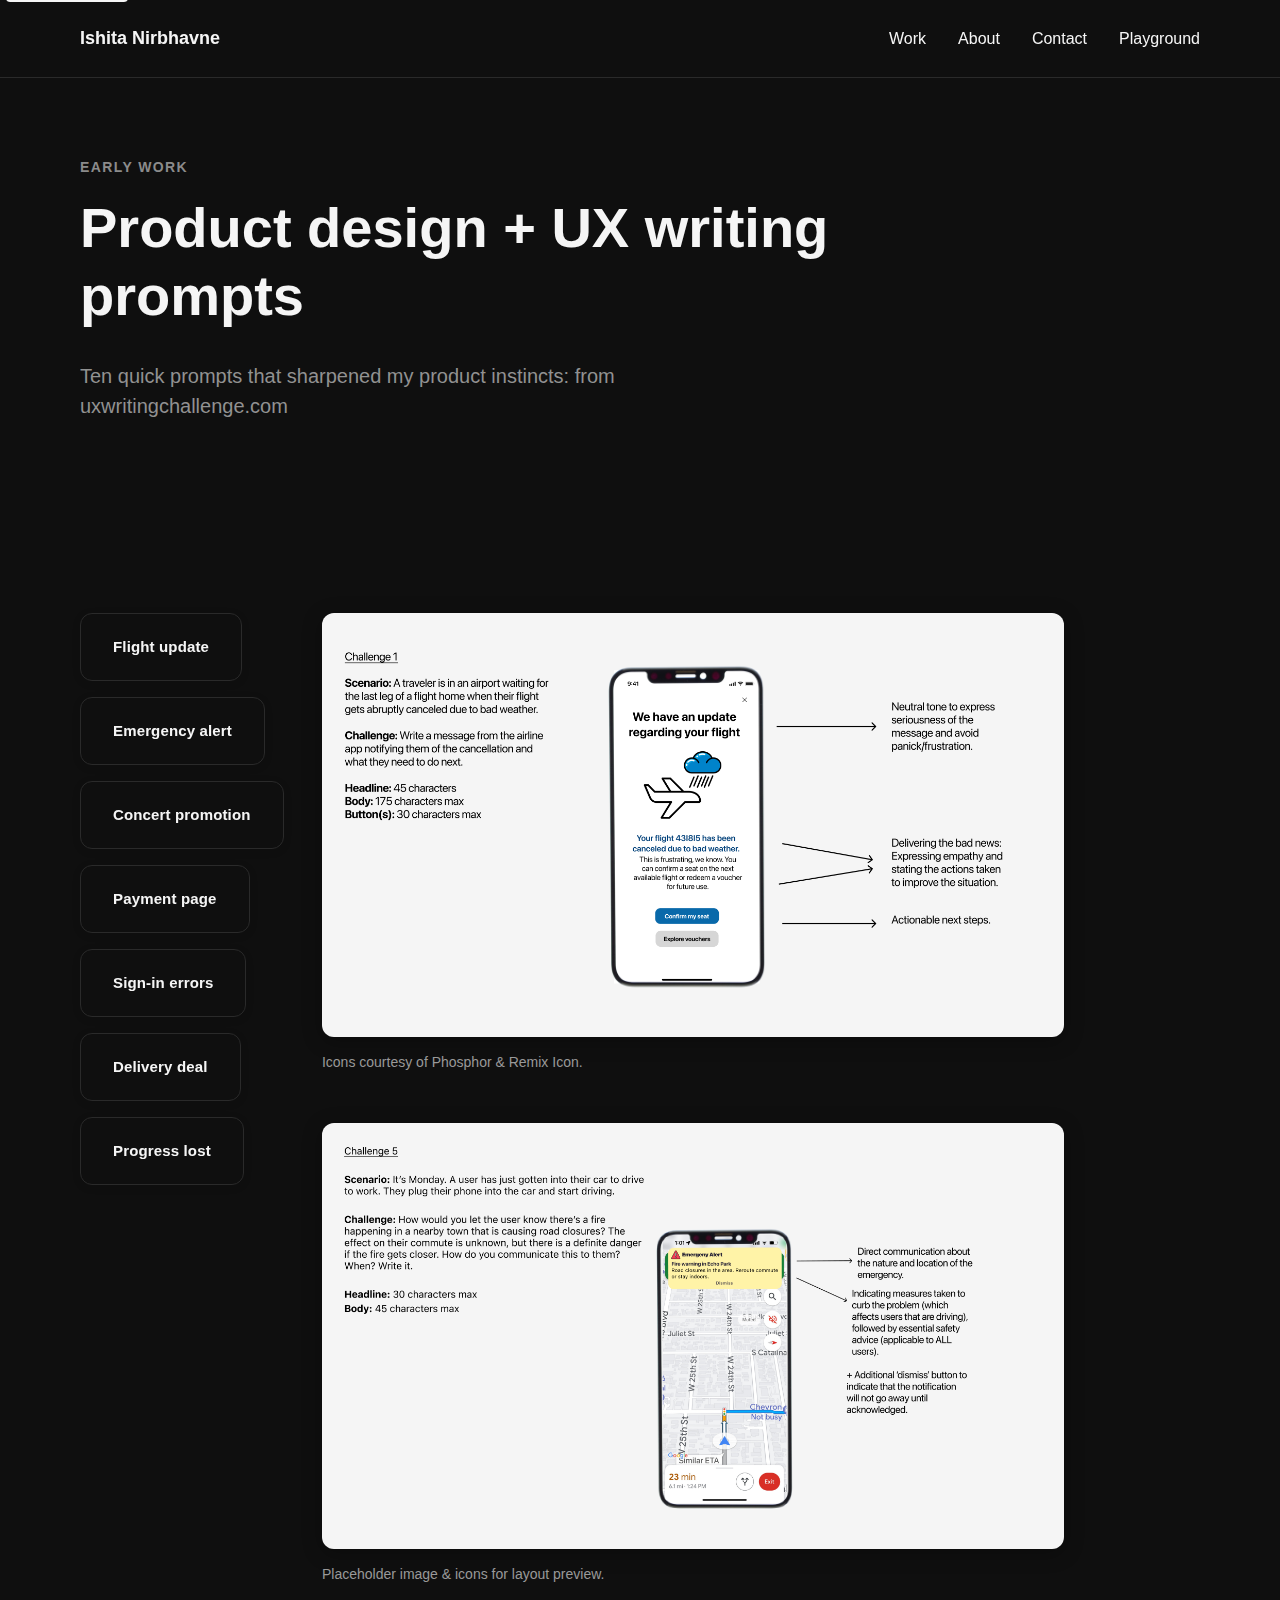
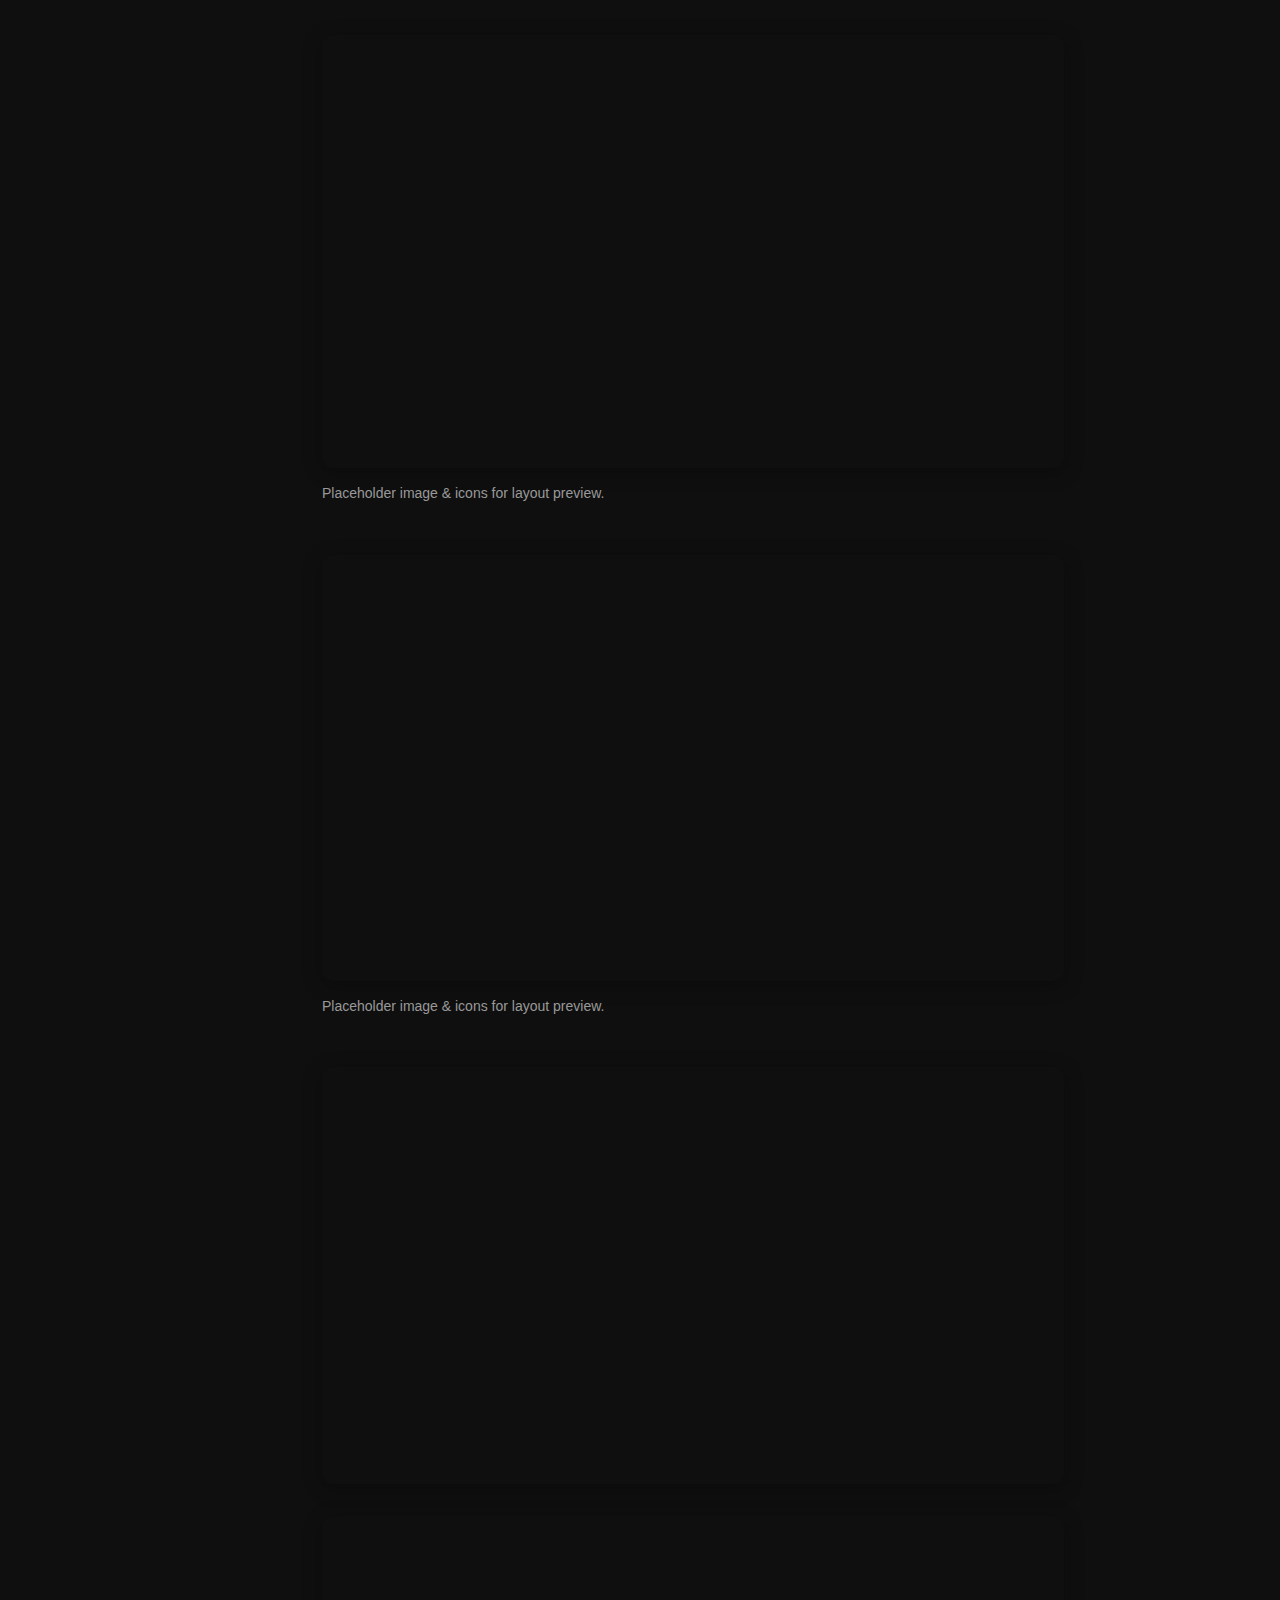
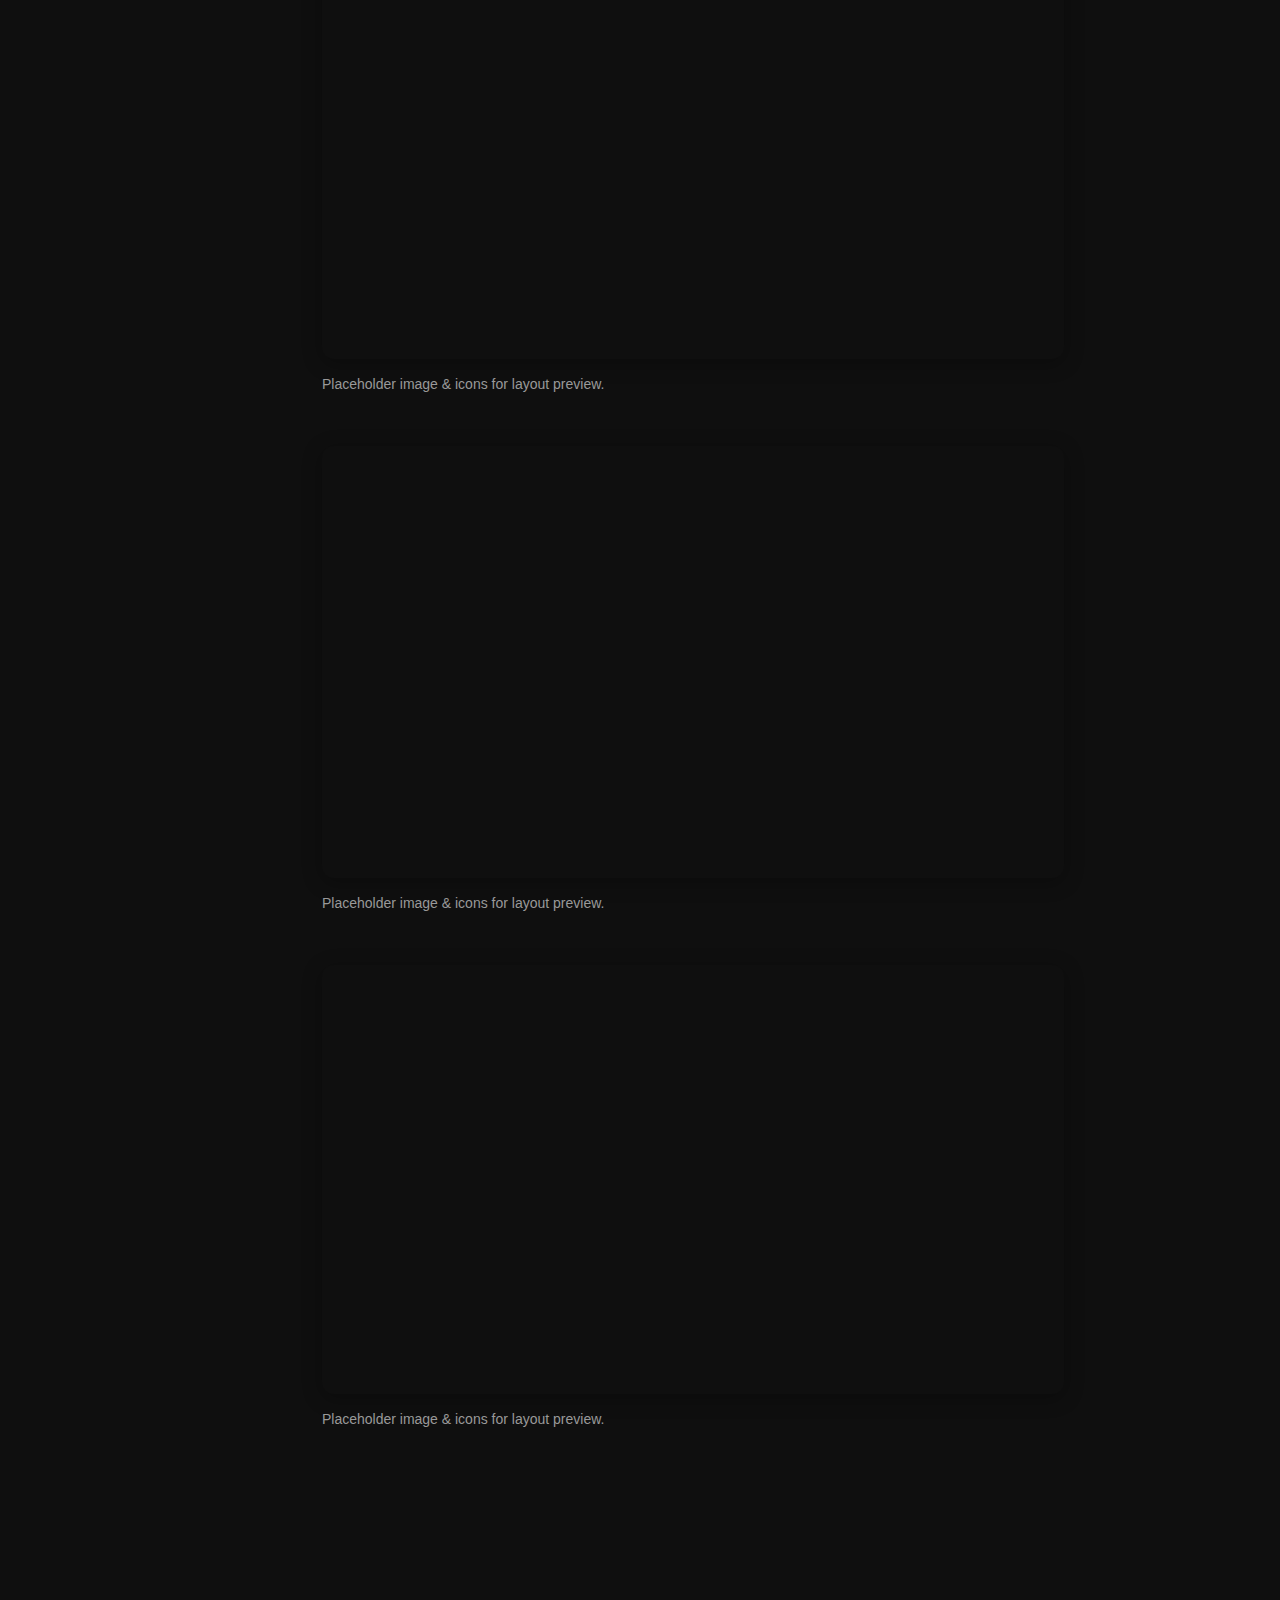
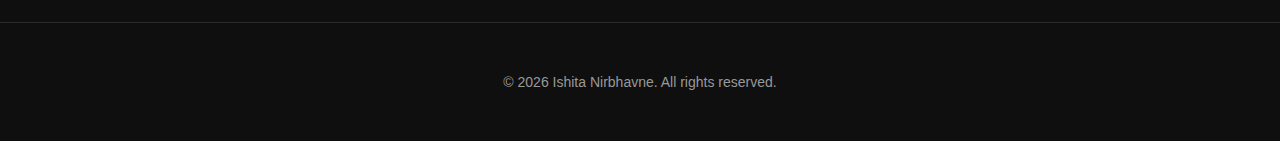
<file: uxchallenge.html>
<!doctype html>
<html lang="en">
<head>
  <meta charset="utf-8" />
  <meta name="viewport" content="width=device-width, initial-scale=1" />
  <title>Product design + UX writing challenge · Ishita Nirbhavne</title>
  <meta name="description" content="When I was applying to UX internships, I wanted to get better at holistic UX. I started iterating on the prompts from uxwritingchallenge.com." />
  <link rel="icon" href="favicon.svg" />
  <meta name="color-scheme" content="dark">

  <!-- Fonts -->
  <link rel="preconnect" href="https://api.fontshare.com" crossorigin>
  <link rel="stylesheet" href="https://api.fontshare.com/v2/css?f[]=satoshi@1,2,3,4,5,6,7&display=swap">
  <link rel="preconnect" href="https://rsms.me/" crossorigin>
  <link href="https://rsms.me/inter/inter.css" rel="stylesheet">

  <!-- Site CSS -->
  <link rel="stylesheet" href="styles/styles.css" />
  <link rel="stylesheet" href="styles/uxchallenge.css" />
</head>
<body>
  <a class="skip-link" href="#main">Skip to content</a>

  <header class="site-header">
    <div class="container header-inner">
      <a class="logo" href="/" aria-label="Home">Ishita Nirbhavne</a>
      <nav class="nav" aria-label="Primary">
        <ul>
          <li><a href="/#work">Work</a></li>
          <li><a href="/#about">About</a></li>
          <li><a href="/#contact">Contact</a></li>
          <li><a href="/#playground">Playground</a></li>
        </ul>
      </nav>
    </div>
  </header>

  <main id="main">
    <!-- Intro -->
    <section class="section challenge-hero">
      <div class="container narrow challenge-intro">
        <p class="eyebrow">Early Work</p>
        <h1 class="headline">Product design + UX writing prompts</h1>
        <p class="subhead">Ten quick prompts that sharpened my product instincts: from uxwritingchallenge.com</p>
      </div>
    </section>

    <!-- Layout -->
    <section class="section">
      <div class="container challenge-layout">
        <!-- Nav -->
        <nav class="challenge-nav" aria-label="Challenge prompts">
          <a href="#p1">Flight update</a>
          <a href="#p2">Emergency alert</a>
          <a href="#p3">Concert promotion</a>
          <a href="#p4">Payment page</a>
          <a href="#p5">Sign-in errors</a>
          <a href="#p6">Delivery deal</a>
          <a href="#p7">Progress lost</a>
        </nav>

        <!-- Content -->
        <div class="challenge-content">
          <!-- P1 -->
          <article id="p1" class="prompt">
            <figure class="prompt-figure">
              <img src="Screenshot 2022-10-05 at 7.18.08 PM.png" alt="Flight update design" loading="lazy" decoding="async">
              <figcaption class="img-credit">Icons courtesy of Phosphor &amp; Remix Icon.</figcaption>
            </figure>
          </article>

          <!-- P2 -->
          <article id="p2" class="prompt">
            <figure class="prompt-figure">
              <img src="Screenshot 2022-10-06 at 9.43.27 PM.png" alt="Emergency alert design" loading="lazy" decoding="async">
              <figcaption class="img-credit">Placeholder image &amp; icons for layout preview.</figcaption>
            </figure>
          </article>

          <!-- P3 -->
          <article id="p3" class="prompt">
            <figure class="prompt-figure">
              <img src="Screenshot 2022-10-06 at 9.43.05 PM.png" alt="Concert promotion design" loading="lazy" decoding="async">
              <figcaption class="img-credit">Placeholder image &amp; icons for layout preview.</figcaption>
            </figure>
          </article>

          <!-- P4 -->
          <article id="p4" class="prompt">
            <figure class="prompt-figure">
              <img src="Screenshot 2022-10-09 at 7.22.51 PM.png" alt="Payment page design" loading="lazy" decoding="async">
              <figcaption class="img-credit">Placeholder image &amp; icons for layout preview.</figcaption>
            </figure>
          </article>

          <!-- P5 -->
          <article id="p5" class="prompt">
            <figure class="prompt-figure">
              <img src="Screenshot 2022-10-09 at 7.24.38 PM.png" alt="Sign-in errors design" loading="lazy" decoding="async">
              <img src="Screenshot 2022-10-21 at 7.04.46 PM.png" alt="Sign-in errors design variation" loading="lazy" decoding="async">
              <figcaption class="img-credit">Placeholder image &amp; icons for layout preview.</figcaption>
            </figure>
          </article>

          <!-- P6 -->
          <article id="p6" class="prompt">
            <figure class="prompt-figure">
              <img src="Screenshot 2022-09-30 at 1.02.40 AM.png" alt="Delivery deal design" loading="lazy" decoding="async">
              <figcaption class="img-credit">Placeholder image &amp; icons for layout preview.</figcaption>
            </figure>
          </article>

          <!-- P7 -->
          <article id="p7" class="prompt">
            <figure class="prompt-figure">
              <img src="Screenshot 2022-10-02 at 1.49.45 PM.png" alt="Progress lost design" loading="lazy" decoding="async">
              <figcaption class="img-credit">Placeholder image &amp; icons for layout preview.</figcaption>
            </figure>
          </article>
        </div>
      </div>
    </section>
  </main>

  <footer class="site-footer">
    <div class="container footer-inner">
      <p>© <span id="year">2025</span> Ishita Nirbhavne. All rights reserved.</p>
    </div>
  </footer>

  <!-- Back to Top -->
  <button id="backToTop" aria-label="Back to top">↑</button>

  <script>
    document.getElementById('year').textContent = new Date().getFullYear();

    const backToTopBtn = document.getElementById("backToTop");
    window.addEventListener("scroll", () => {
      if (window.scrollY > 300) backToTopBtn.classList.add("show");
      else backToTopBtn.classList.remove("show");
    });
    backToTopBtn.addEventListener("click", () => {
      window.scrollTo({ top: 0, behavior: "smooth" });
    });

    const sections = [...document.querySelectorAll(".prompt")];
    const links = [...document.querySelectorAll(".challenge-nav a")];
    const byId = id => links.find(a => a.getAttribute("href") === "#" + id);

    const io = new IntersectionObserver((entries) => {
      entries.forEach(entry => {
        const l = byId(entry.target.id);
        if (!l) return;
        if (entry.isIntersecting) {
          links.forEach(a => a.classList.remove("is-active"));
          l.classList.add("is-active");
        }
      });
    }, { root: null, rootMargin: "-40% 0px -40% 0px", threshold: 0.01 });

    sections.forEach(s => io.observe(s));
  </script>
</body>
</html>
</file>
<file: styles/styles.css>
/* ===== CSS CUSTOM PROPERTIES ===== */
:root {
    /* Colors - Dark Mode */
    --bg: #0F0F0F;
    --text: #F5F5F5;
    --text-muted: #999;
    --line: #2A2A2A;
    --shadow: 0 4px 20px rgba(0, 0, 0, 0.3);
    --accent: #FF6B6B;
    --accent-light: #1A1A1A;
    
    /* Typography */
    --font-body: 'Inter', -apple-system, BlinkMacSystemFont, 'Segoe UI', Roboto, sans-serif;
    --font-heading: 'Satoshi', -apple-system, BlinkMacSystemFont, 'Segoe UI', Roboto, sans-serif;
    
    /* Spacing */
    --space-xs: clamp(8px, 1vw, 12px);
    --space-sm: clamp(12px, 1.5vw, 16px);
    --space-md: clamp(16px, 2vw, 24px);
    --space-lg: clamp(24px, 3vw, 32px);
    --space-xl: clamp(32px, 4vw, 48px);
    --space-2xl: clamp(48px, 6vw, 64px);
    --space-3xl: clamp(64px, 8vw, 96px);
    
    /* Layout */
    --container-max: 1200px;
    --container-padding: clamp(16px, 4vw, 40px);
    
    /* Transitions */
    --transition: all 0.2s ease;
  }
  
  /* Dark mode (optional) */
  @media (prefers-color-scheme: light) {
    :root {
      --bg: #0F0F0F;
      --text: #F5F5F5;
      --text-muted: #999;
      --line: #2A2A2A;
      --shadow: 0 4px 20px rgba(0, 0, 0, 0.3);
    }
  }
  
  /* ===== RESET & BASE STYLES ===== */
  * {
    margin: 0;
    padding: 0;
    box-sizing: border-box;
  }
  
  html {
    scroll-behavior: smooth;
    font-size: 16px;
  }
  
  body {
    font-family: var(--font-body);
    font-size: 16px;
    line-height: 1.6;
    color: var(--text);
    background-color: var(--bg);
    font-feature-settings: "kern" 1, "liga" 1, "calt" 1;
    -webkit-font-smoothing: antialiased;
    -moz-osx-font-smoothing: grayscale;
  }
  
  /* ===== TYPOGRAPHY ===== */
  h1, h2, h3, h4, h5, h6 {
    font-family: var(--font-heading);
    font-weight: 600;
    line-height: 1.2;
    margin: 0;
  }
  
  h1 { font-size: clamp(32px, 5vw, 56px); }
  h2 { font-size: clamp(24px, 3.5vw, 36px); }
  h3 { font-size: clamp(18px, 2.5vw, 24px); }
  
  p {
    margin: 0;
    line-height: 1.6;
  }
  
  a {
    color: inherit;
    text-decoration: underline;
    text-decoration-thickness: 1px;
    text-underline-offset: 2px;
    transition: var(--transition);
  }
  
  a:hover {
    opacity: 0.7;
  }
  
  em {
    font-style: italic;
    font-weight: 500;
  }
  
  strong {
    font-weight: 600;
  }
  
  /* ===== LAYOUT UTILITIES ===== */
  .container {
    max-width: var(--container-max);
    margin: 0 auto;
    padding: 0 var(--container-padding);
  }
  
  .section {
    padding: var(--space-3xl) 0;
  }
  
  .section-header {
    margin-bottom: var(--space-2xl);
  }
  
  .section-kicker {
    margin-top: var(--space-sm);
    color: var(--text-muted);
    font-size: 18px;
  }
  
  /* ===== ACCESSIBILITY ===== */
  .skip-link {
    position: absolute;
    top: -40px;
    left: 6px;
    background: var(--text);
    color: var(--bg);
    padding: 8px;
    text-decoration: none;
    border-radius: 0 0 4px 4px;
    z-index: 1000;
  }
  
  .skip-link:focus {
    top: 0;
  }
  
  /* ===== HEADER ===== */
  .site-header {
    position: fixed;
    top: 0;
    left: 0;
    right: 0;
    background: rgba(15, 15, 15, 0.8);
    backdrop-filter: blur(12px);
    -webkit-backdrop-filter: blur(12px);
    border-bottom: 1px solid var(--line);
    z-index: 100;
  }
  
  .header-inner {
    display: flex;
    align-items: center;
    justify-content: space-between;
    padding: var(--space-md) var(--container-padding);
    min-height: 60px;
  }
  
  .logo {
    font-family: var(--font-heading);
    font-weight: 600;
    font-size: 18px;
    text-decoration: none;
  }
  
  .nav ul {
    display: flex;
    list-style: none;
    gap: var(--space-lg);
    margin: 0;
    padding: 0;
  }
  
  .nav a {
    text-decoration: none;
    font-weight: 500;
    padding: var(--space-xs) 0;
    position: relative;
  }
  
  .nav a:hover {
    opacity: 1;
  }
  
  .nav a::after {
    content: '';
    position: absolute;
    width: 0;
    height: 1px;
    bottom: 0;
    left: 0;
    background-color: var(--text);
    transition: width 0.2s ease;
  }
  
  .nav a:hover::after {
    width: 100%;
  }
  
  @media (max-width: 640px) {
    .nav ul {
      gap: var(--space-md);
    }
    
    .nav a {
      font-size: 14px;
    }
  }
  
  /* ===== HERO SECTION ===== */
  .hero {
    padding-top: calc(var(--space-3xl) + 60px); /* Account for fixed header */
    background: var(--bg);
    color: var(--text);
    text-align: left;
  }
  
  .eyebrow {
    text-transform: uppercase;
    letter-spacing: 0.1em;
    font-size: 14px;
    font-weight: 600;
    opacity: 0.9;
    margin-bottom: var(--space-sm);
  }
  
  .headline {
    margin-bottom: var(--space-lg);
    font-weight: 700;
    max-width: 800px;
  }
  
  .subhead {
    font-size: clamp(16px, 2vw, 20px);
    line-height: 1.5;
    max-width: 600px;
    opacity: 0.95;
  }
  
  /* ===== ABOUT SECTION ===== */
  .about-inner {
    display: grid;
    grid-template-columns: 1fr 2fr;
    gap: var(--space-2xl);
    align-items: start;
  }
  
  .about-media img {
    width: 100%;
    height: auto;
    border-radius: 12px;
    box-shadow: var(--shadow);
  }
  
  .about-body h2 {
    margin-bottom: var(--space-lg);
  }
  
  .about-body p {
    margin-bottom: var(--space-md);
    font-size: 18px;
    line-height: 1.7;
  }
  
  .about-body p:last-of-type {
    margin-bottom: var(--space-xl);
  }
  
  .facts {
    border-top: 1px solid var(--line);
    padding-top: var(--space-lg);
  }
  
  .facts > div {
    display: flex;
    margin-bottom: var(--space-md);
  }
  
  .facts dt {
    font-weight: 600;
    min-width: 140px;
    margin-right: var(--space-md);
  }
  
  .facts dd {
    color: var(--text-muted);
  }
  
  @media (max-width: 980px) {
    .about-inner {
      grid-template-columns: 1fr;
      gap: var(--space-xl);
    }
    
    .about-media {
      order: -1;
      max-width: 300px;
      margin: 0 auto;
    }
  }
  
  /* ===== CONTACT SECTION ===== */
  .contact {
    background: var(--accent-light);
  }
  
  .contact-inner {
    text-align: center;
    max-width: 500px;
    margin: 0 auto;
  }
  
  .contact h2 {
    margin-bottom: var(--space-md);
  }
  
  .contact-lede {
    font-size: 18px;
    color: var(--text-muted);
    margin-bottom: var(--space-xl);
  }
  
  .contact-list {
    list-style: none;
    display: flex;
    justify-content: center;
    gap: var(--space-xl);
  }
  
  .contact-list a {
    display: inline-block;
    padding: var(--space-md) var(--space-lg);
    background: var(--bg);
    border: 1px solid var(--line);
    border-radius: 8px;
    text-decoration: none;
    font-weight: 500;
    transition: var(--transition);
    box-shadow: var(--shadow);
  }
  
  .contact-list a:hover {
    transform: translateY(-2px);
    box-shadow: 0 8px 25px rgba(0, 0, 0, 0.15);
    opacity: 1;
  }
  
  @media (max-width: 640px) {
    .contact-list {
      flex-direction: column;
      gap: var(--space-md);
    }
  }
  
  /* ===== FOOTER ===== */
  .site-footer {
    border-top: 1px solid var(--line);
    padding: var(--space-xl) 0;
    margin-top: var(--space-3xl);
  }
  
  .footer-inner {
    text-align: center;
  }
  
  .footer-inner p {
    color: var(--text-muted);
    font-size: 14px;
  }
  
  /* ===== RESPONSIVE UTILITIES ===== */
  @media (max-width: 980px) {
    :root {
      --container-padding: clamp(16px, 3vw, 32px);
    }
  }
  
  @media (max-width: 640px) {
    .section {
      padding: var(--space-2xl) 0;
    }
    
    .hero {
      padding-top: calc(var(--space-2xl) + 60px);
    }
  }
  
  /* ===== FOCUS STYLES ===== */
  :focus {
    outline: 2px solid var(--accent);
    outline-offset: 2px;
  }
  
  :focus:not(:focus-visible) {
    outline: none;
  }
  
  /* ===== SMOOTH ANIMATIONS ===== */
  @media (prefers-reduced-motion: no-preference) {
    * {
      transition: var(--transition);
    }
  }
  
  @media (prefers-reduced-motion: reduce) {
    * {
      transition: none !important;
      animation: none !important;
    }
    
    html {
      scroll-behavior: auto;
    }
  }
</file>
<file: styles/chegg.css>
/* ===== CHEGG CASE STUDIES PAGE STYLES ===== */

/* ===== HERO SECTION ===== */
.case-hero {
  padding-top: calc(var(--space-3xl) + 60px);
  background: var(--bg);
  color: var(--text);
  text-align: left;
}

.design {
  color: #eb7000;
}

/* ===== SECTION HEADER ===== */
.section-header {
  margin-bottom: var(--space-2xl);
  display: flex;
  justify-content: space-between;
  align-items: baseline;
  text-align: left;
}

.section-header h2 {
  margin: 0;
}

.section-kicker {
  margin-top: 0;
  max-width: none;
  margin-left: 0;
  margin-right: 0;
  text-align: right;
  flex-shrink: 0;
  color: var(--text-muted);
  font-size: 18px;
}

/* ===== PROJECT TILES ===== */
.nav-tiles {
  display: grid;
  grid-template-columns: repeat(3, 1fr);
  gap: var(--space-md);
  max-width: 900px;
  margin: 0 auto;
}

.nav-tile {
  aspect-ratio: 1.2 / 1;
  border: 1px solid var(--line);
  border-radius: 12px;
  display: flex;
  align-items: center;
  justify-content: center;
  text-decoration: none;
  color: inherit;
  position: relative;
  overflow: hidden;
  transition: transform 0.3s ease, box-shadow 0.3s ease;
}

.nav-tile:hover {
  transform: translateY(-4px);
  box-shadow: 0 15px 35px rgba(0,0,0,0.3);
  text-decoration: none;
  z-index: 10;
}

.nav-tile__body {
  padding: var(--space-md);
  text-align: center;
  position: relative;
  z-index: 2;
}

.nav-tile__eyebrow {
  display: block;
  text-transform: uppercase;
  letter-spacing: 0.1em;
  font-size: 11px;
  font-weight: 600;
  opacity: 0.7;
  margin-bottom: var(--space-xs);
}

.nav-tile__title {
  margin-bottom: var(--space-sm);
  font-size: clamp(14px, 1.8vw, 18px);
}

.nav-tile__desc {
  font-size: 13px;
  line-height: 1.4;
  color: var(--text-muted);
  margin-bottom: var(--space-sm);
}

.nav-tile__cta {
  font-size: 12px;
  font-weight: 600;
  opacity: 0.8;
}

/* Navigation tile specific colors and text readability */
.nav-tile--primary {
  background: #eb7000 !important;
}

.nav-tile--secondary {
  background: #fff !important;
  color: #000 !important;
}

.nav-tile--tertiary {
  background: #eb7000 !important;
}

.nav-tile--primary .nav-tile__eyebrow,
.nav-tile--primary .nav-tile__title,
.nav-tile--primary .nav-tile__cta {
  color: #fff;
}

.nav-tile--primary .nav-tile__desc {
  color: rgba(255, 255, 255, 0.9);
}

.nav-tile--primary .nav-tile__eyebrow {
  opacity: 1;
  background: rgba(255, 255, 255, 0.2);
  padding: 4px 8px;
  border-radius: 12px;
  display: inline-block;
  color: #fff;
}

.nav-tile--secondary .nav-tile__eyebrow,
.nav-tile--secondary .nav-tile__title,
.nav-tile--secondary .nav-tile__cta {
  color: #000;
}

.nav-tile--secondary .nav-tile__desc {
  color: rgba(0, 0, 0, 0.7);
}

.nav-tile--secondary .nav-tile__eyebrow {
  opacity: 1;
  background: rgba(0, 0, 0, 0.1);
  padding: 4px 8px;
  border-radius: 12px;
  display: inline-block;
  color: #000;
}

.nav-tile--tertiary .nav-tile__eyebrow,
.nav-tile--tertiary .nav-tile__title,
.nav-tile--tertiary .nav-tile__cta {
  color: #fff;
}

.nav-tile--tertiary .nav-tile__desc {
  color: rgba(255, 255, 255, 0.9);
}

.nav-tile--tertiary .nav-tile__eyebrow {
  opacity: 1;
  background: rgba(255, 255, 255, 0.2);
  padding: 4px 8px;
  border-radius: 12px;
  display: inline-block;
  color: #fff;
}

/* ===== CASE STUDY LAYOUT ===== */
.case-study {
  padding: var(--space-3xl) 0;
  border-top: 1px solid var(--line);
  scroll-margin-top: 80px;
}

.case-study:first-of-type {
  border-top: none;
}

/* ===== CASE STUDY HEADER ===== */
.case-study__header {
  display: grid;
  grid-template-columns: 1fr 1.2fr;
  gap: var(--space-2xl);
  align-items: center;
  margin-bottom: var(--space-3xl);
}

.case-study__meta {
  max-width: 500px;
}

.case-study__number {
  font-family: var(--font-heading);
  font-size: clamp(48px, 8vw, 80px);
  font-weight: 700;
  color: var(--text-muted);
  line-height: 0.8;
  display: block;
  margin-bottom: var(--space-sm);
}

.case-study__title {
  font-size: clamp(32px, 4vw, 48px);
  margin-bottom: var(--space-md);
  color: var(--text);
}

.case-study__subtitle {
  font-size: clamp(16px, 2vw, 20px);
  line-height: 1.5;
  color: var(--text-muted);
  max-width: 90%;
}

.case-study__hero-image {
  position: relative;
}

.case-study__hero-image img {
  width: 100%;
  height: auto;
  border-radius: 16px;
  box-shadow: var(--shadow);
}

/* ===== CASE STUDY CONTENT ===== */
.case-study__content {
  max-width: 900px;
  margin: 0 auto;
}

.case-study__section {
  margin-bottom: var(--space-3xl);
}

.case-study__section-title {
  font-size: clamp(20px, 3vw, 28px);
  margin-bottom: var(--space-lg);
  color: var(--text);
  position: relative;
  padding-left: var(--space-md);
}

.case-study__section-title::before {
  content: '';
  position: absolute;
  left: 0;
  top: 0;
  bottom: 0;
  width: 3px;
  background: #eb7000;
  border-radius: 2px;
}

.case-study__section-content {
  font-size: 16px;
  line-height: 1.7;
  color: var(--text);
  padding-left: var(--space-md);
}

.case-study__section-content p {
  margin-bottom: var(--space-md);
}

.case-study__section-content p:last-child {
  margin-bottom: 0;
}

/* ===== LISTS ===== */
.case-study__list {
  list-style: none;
  padding: 0;
}

.case-study__list li {
  position: relative;
  padding-left: var(--space-lg);
  margin-bottom: var(--space-sm);
  line-height: 1.6;
}

.case-study__list li::before {
  content: '→';
  position: absolute;
  left: 0;
  color: #eb7000;
  font-weight: 600;
}

.case-study__team-list {
  list-style: none;
  padding: 0;
}

.case-study__team-list li {
  padding: var(--space-xs) 0;
  border-bottom: 1px solid var(--line);
  margin-bottom: var(--space-xs);
}

.case-study__team-list li:last-child {
  border-bottom: none;
  margin-bottom: 0;
}

/* ===== TWO COLUMN LAYOUT ===== */
.case-study__two-column {
  display: grid;
  grid-template-columns: 1fr 1fr;
  gap: var(--space-2xl);
  margin-bottom: var(--space-3xl);
}

/* ===== PROCESS STEPS ===== */
.case-study__process {
  display: grid;
  gap: var(--space-xl);
}

.case-study__process-image {
  margin-bottom: var(--space-xl);
  text-align: center;
}

.case-study__process-image img {
  width: 100%;
  max-width: 800px;
  height: auto;
  border-radius: 12px;
  box-shadow: var(--shadow);
}

/* ===== CONTENT TYPE IMAGES ===== */
.case-study__content-image {
  margin-top: var(--space-2xl);
  text-align: center;
}

.case-study__content-image img {
  width: 100%;
  max-width: 700px;
  height: auto;
  border-radius: 12px;
  box-shadow: var(--shadow);
}

.process-step {
  display: grid;
  grid-template-columns: 60px 1fr;
  gap: var(--space-lg);
  align-items: start;
}

.process-step__number {
  width: 48px;
  height: 48px;
  border-radius: 50%;
  background: #eb7000;
  color: white;
  display: flex;
  align-items: center;
  justify-content: center;
  font-weight: 700;
  font-size: 18px;
  flex-shrink: 0;
}

.process-step__content h4 {
  font-size: 18px;
  margin-bottom: var(--space-sm);
  color: var(--text);
  font-weight: 600;
}

.process-step__content p {
  color: var(--text-muted);
  line-height: 1.6;
}

/* ===== METRICS ===== */
.case-study__metrics {
  display: grid;
  grid-template-columns: repeat(3, 1fr);
  gap: var(--space-lg);
  margin: var(--space-xl) 0;
  padding: var(--space-xl);
  background: var(--accent-light);
  border-radius: 16px;
  border: 1px solid var(--line);
}

.metric {
  text-align: center;
}

.metric__value {
  display: block;
  font-size: clamp(24px, 4vw, 36px);
  font-weight: 700;
  color: #eb7000;
  margin-bottom: var(--space-xs);
}

.metric__label {
  font-size: 14px;
  color: var(--text-muted);
  text-transform: uppercase;
  letter-spacing: 0.05em;
}

/* ===== FINAL IMAGES ===== */
.case-study__final-images {
  display: grid;
  grid-template-columns: 1fr 1fr;
  gap: var(--space-lg);
  margin-top: var(--space-xl);
}

.case-study__final-images img {
  width: 100%;
  height: auto;
  border-radius: 12px;
  box-shadow: var(--shadow);
}

/* ===== CONTACT SECTION ===== */
.contact {
  background: var(--bg);
  padding: var(--space-xl) 0;
  border-top: 1px solid var(--line);
  margin-top: var(--space-3xl);
}

.contact-inner {
  text-align: center;
  max-width: 600px;
  margin: 0 auto;
}

.contact h2 {
  margin-bottom: var(--space-sm);
  color: var(--text);
}

.contact-lede {
  color: var(--text-muted);
  margin-bottom: var(--space-lg);
  font-size: 18px;
  line-height: 1.6;
}

.contact-list {
  list-style: none;
  display: flex;
  justify-content: center;
  gap: var(--space-lg);
  align-items: center;
}

.contact-list a {
  display: inline-flex;
  align-items: center;
  gap: var(--space-xs);
  text-decoration: none;
  font-weight: 500;
  transition: var(--transition);
  color: var(--text);
  padding: var(--space-sm) var(--space-lg);
  border: 1px solid var(--line);
  border-radius: 8px;
}

.contact-list a:hover {
  color: #eb7000;
  border-color: #eb7000;
  opacity: 1;
}

/* ===== RESPONSIVE DESIGN ===== */
@media (max-width: 980px) {
  .section-header {
    flex-direction: column;
    align-items: flex-start;
    gap: var(--space-sm);
  }
  
  .section-kicker {
    text-align: left;
  }

  .nav-tiles {
    grid-template-columns: repeat(2, 1fr);
    gap: var(--space-sm);
  }

  .case-study__header {
    grid-template-columns: 1fr;
    gap: var(--space-xl);
    text-align: center;
  }

  .case-study__two-column {
    grid-template-columns: 1fr;
    gap: var(--space-xl);
  }

  .process-step {
    grid-template-columns: 1fr;
    gap: var(--space-md);
    text-align: center;
  }

  .case-study__metrics {
    grid-template-columns: 1fr;
    gap: var(--space-md);
  }

  .case-study__final-images {
    grid-template-columns: 1fr;
    gap: var(--space-md);
  }
}

@media (max-width: 640px) {
  .case-study {
    padding: var(--space-2xl) 0;
  }

  .case-hero {
    padding-top: calc(var(--space-2xl) + 60px);
  }

  .contact-list {
    flex-direction: column;
    gap: var(--space-md);
  }

  .nav-tiles {
    grid-template-columns: 1fr;
    gap: var(--space-sm);
  }

  .nav-tile {
    aspect-ratio: 1.5 / 1;
  }
}
</file>
<file: styles/uxchallenge.css>
/* ===== CHALLENGE PAGE STYLES ===== */

/* ===== HERO SECTION ===== */
.challenge-hero {
    padding-top: calc(var(--space-3xl) + 60px);
    background: var(--bg);
    color: var(--text);
    text-align: left;
  }
  
  .challenge-intro { 
    text-align: left; 
    max-width: min(100%, var(--container-max)); 
    margin: 0 auto; 
  }
  
  .challenge-intro .eyebrow {
    text-transform: uppercase;
    letter-spacing: 0.1em;
    font-size: 14px;
    font-weight: 600;
    opacity: 0.9;
    margin-bottom: var(--space-sm);
    color: var(--text-muted);
  }
  
  .challenge-intro .headline {
    margin-bottom: var(--space-lg);
    font-weight: 700;
    max-width: 800px;
    color: var(--text);
    font-size: clamp(32px, 5vw, 56px);
    line-height: 1.2;
  }
  
  .challenge-intro .subhead {
    font-size: clamp(16px, 2vw, 20px);
    line-height: 1.5;
    max-width: 600px;
    opacity: 0.95;
    color: var(--text-muted);
  }
  
  /* ===== LAYOUT ===== */
  .challenge-layout {
    display: grid;
    grid-template-columns: max-content 1fr;
    gap: clamp(24px, 3vw, 48px);
    align-items: start;
  }
  
  /* ===== SIDEBAR NAVIGATION ===== */
  .challenge-nav {
    position: sticky;
    top: calc(60px + var(--space-lg));
    align-self: start;
    display: grid;
    gap: var(--space-sm);
    justify-items: start;
  }
  
  .challenge-nav a {
    display: inline-block;
    width: auto;
    padding: var(--space-md) var(--space-lg);
    border-radius: 12px;
    border: 1px solid var(--line);
    background: var(--bg);
    color: var(--text);
    text-decoration: none;
    font-family: var(--font-heading);
    font-weight: 600;
    font-size: 15px;
    line-height: 1.2;
    letter-spacing: 0.01em;
    transition: all 0.3s ease;
    white-space: nowrap;
    box-shadow: 0 2px 8px rgba(0, 0, 0, 0.1);
  }
  
  .challenge-nav a:hover,
  .challenge-nav a:focus-visible {
    background: var(--accent-light);
    border-color: #DB6AB1;
    outline: none;
    transform: translateY(-2px);
    box-shadow: 0 4px 16px rgba(0, 0, 0, 0.2);
    opacity: 1;
  }
  
  .challenge-nav a.is-active {
    border-color: #DB6AB1;
    background: #DB6AB1;
    color: #fff;
    box-shadow: 0 4px 16px rgba(219, 106, 177, 0.3);
  }
  
  /* ===== CONTENT AREA ===== */
  .challenge-content { 
    display: grid; 
    gap: clamp(32px, 4vw, 64px); 
  }
  
  .prompt { 
    scroll-margin-top: calc(60px + var(--space-lg));
  }
  
  /* ===== IMAGES ===== */
  .prompt-figure { 
    margin: 0; 
  }
  
  .prompt-figure img {
    width: min(58vw, 900px);
    max-width: 100%;
    height: auto;
    display: block;
    margin-inline: 0;
    border-radius: 12px;
    box-shadow: var(--shadow);
  }
  
  /* Extra space between Sign-in errors images */
  #p5 .prompt-figure img:first-of-type {
    margin-bottom: var(--space-lg);
  }
  
  .img-credit {
    text-align: left;
    color: var(--text-muted);
    font-size: 14px;
    margin-top: var(--space-sm);
    line-height: 1.4;
  }
  
  /* ===== BACK TO TOP BUTTON ===== */
  #backToTop {
    position: fixed;
    bottom: 20px;
    right: 20px;
    background: var(--accent);
    color: #fff;
    border: none;
    border-radius: 50%;
    width: 48px;
    height: 48px;
    font-size: 20px;
    cursor: pointer;
    box-shadow: 0 4px 20px rgba(0, 0, 0, 0.3);
    opacity: 0;
    visibility: hidden;
    transition: opacity 0.3s ease, visibility 0.3s ease, transform 0.3s ease;
    z-index: 999;
    display: flex;
    align-items: center;
    justify-content: center;
  }
  
  #backToTop:hover { 
    background: color-mix(in oklab, var(--accent), white 15%);
    transform: translateY(-2px);
  }
  
  #backToTop.show { 
    opacity: 1; 
    visibility: visible; 
  }
  
  /* ===== RESPONSIVE DESIGN ===== */
  @media (max-width: 980px) {
    .challenge-layout { 
      grid-template-columns: 1fr; 
      gap: var(--space-xl);
    }
    
    .challenge-nav {
      position: static;
      grid-template-columns: repeat(3, max-content);
      gap: var(--space-sm);
      justify-content: start;
    }
    
    .prompt-figure img {
      width: min(90vw, 720px);
      margin-inline: auto;
    }
    
    .img-credit { 
      text-align: center; 
    }
  
    .challenge-hero {
      padding-top: calc(var(--space-2xl) + 60px);
    }
  }
  
  @media (max-width: 640px) {
    .challenge-nav { 
      grid-template-columns: repeat(2, max-content); 
      gap: var(--space-xs);
    }
  
    .challenge-nav a {
      padding: var(--space-xs) var(--space-sm);
      font-size: 13px;
    }
  
    .prompt-figure img {
      width: min(95vw, 600px);
    }
  
    #backToTop {
      bottom: 16px;
      right: 16px;
      width: 44px;
      height: 44px;
      font-size: 18px;
    }
  
    .challenge-content {
      gap: var(--space-xl);
    }
  }
  
  /* ===== FOCUS STYLES ===== */
  .challenge-nav a:focus {
    outline: 2px solid var(--accent);
    outline-offset: 2px;
  }
  
  .challenge-nav a:focus:not(:focus-visible) {
    outline: none;
  }
  
  /* ===== REDUCED MOTION ===== */
  @media (prefers-reduced-motion: reduce) {
    .challenge-nav a,
    #backToTop {
      transition: none !important;
    }
    
    .challenge-nav a:hover,
    #backToTop:hover {
      transform: none !important;
    }
  }
</file>
